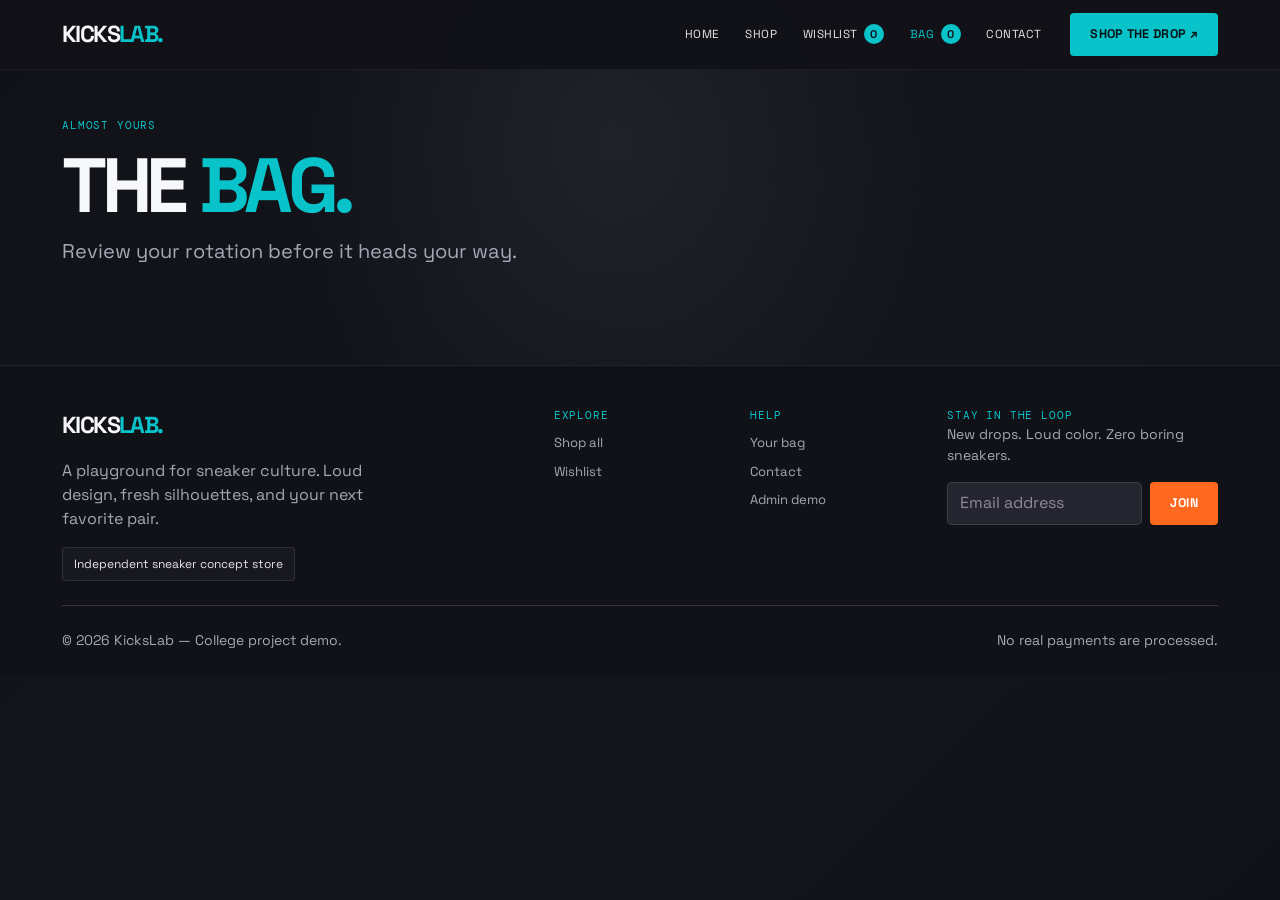
<file: cart.html>
<!doctype html><html lang="en"><head><meta charset="utf-8"><meta name="viewport" content="width=device-width, initial-scale=1"><meta name="theme-color" content="#15131d"><title>Your bag | KicksLab</title><link href="https://cdn.jsdelivr.net/npm/bootstrap@5.3.3/dist/css/bootstrap.min.css" rel="stylesheet"><link rel="stylesheet" href="css/style.css"></head><body data-page="cart"><nav class="navbar navbar-expand-lg navbar-kl"><div class="container-xl"><a class="brand-mark" href="index.html">kicks<span>lab.</span></a><button class="navbar-toggler" type="button" data-bs-toggle="collapse" data-bs-target="#klNav"><span class="navbar-toggler-icon"></span></button><div class="collapse navbar-collapse" id="klNav"><div class="navbar-nav ms-auto align-items-lg-center"><a class="nav-link " href="index.html">Home</a><a class="nav-link " href="shop.html">Shop</a><a class="nav-link " href="wishlist.html">Wishlist <span class='nav-count' data-wish-count>0</span></a><a class="nav-link active" href="cart.html">Bag <span class='nav-count' data-cart-count>0</span></a><a class="nav-link" href="contact.html">Contact</a><a class="btn-kl btn-lime btn-small ms-lg-3 mt-2 mt-lg-0" href="shop.html">Shop the drop ↗</a></div></div></div></nav>
<main class="container-xl"><header class="page-head"><div class="eyebrow mb-3">ALMOST YOURS</div><h1 class="section-title">THE <em>BAG.</em></h1><p class="muted fs-5 mt-3">Review your rotation before it heads your way.</p></header><section id="cartContent" class="mb-5"></section></main>
<footer class="site-footer"><div class="container-xl"><div class="row g-4"><div class="col-lg-5"><a class="brand-mark" href="index.html">kicks<span>lab.</span></a><p class="muted mt-3" style="max-width:340px">A playground for sneaker culture. Loud design, fresh silhouettes, and your next favorite pair.</p><span class="pill">Independent sneaker concept store</span></div><div class="col-6 col-lg-2"><div class="eyebrow">Explore</div><a class="footer-link" href="shop.html">Shop all</a><a class="footer-link" href="wishlist.html">Wishlist</a></div><div class="col-6 col-lg-2"><div class="eyebrow">Help</div><a class="footer-link" href="cart.html">Your bag</a><a class="footer-link" href="mailto:hello@kickslab.demo">Contact</a><a class="footer-link" href="admin/login.html">Admin demo</a></div><div class="col-lg-3"><div class="eyebrow">Stay in the loop</div><p class="muted small">New drops. Loud color. Zero boring sneakers.</p><form id="newsletterForm" class="d-flex gap-2"><input type="email" required class="form-control" placeholder="Email address"><button class="btn-kl btn-orange btn-small">Join</button></form></div></div><hr class="divider-line my-4"><div class="d-flex flex-wrap justify-content-between gap-2 small muted"><span>© <span data-year></span> KicksLab — College project demo.</span><span>No real payments are processed.</span></div></div></footer><script src="https://cdn.jsdelivr.net/npm/bootstrap@5.3.3/dist/js/bootstrap.bundle.min.js"></script><script src="js/products.js"></script><script src="js/main.js"></script><script src="js/validation.js"></script></body></html>
</file>
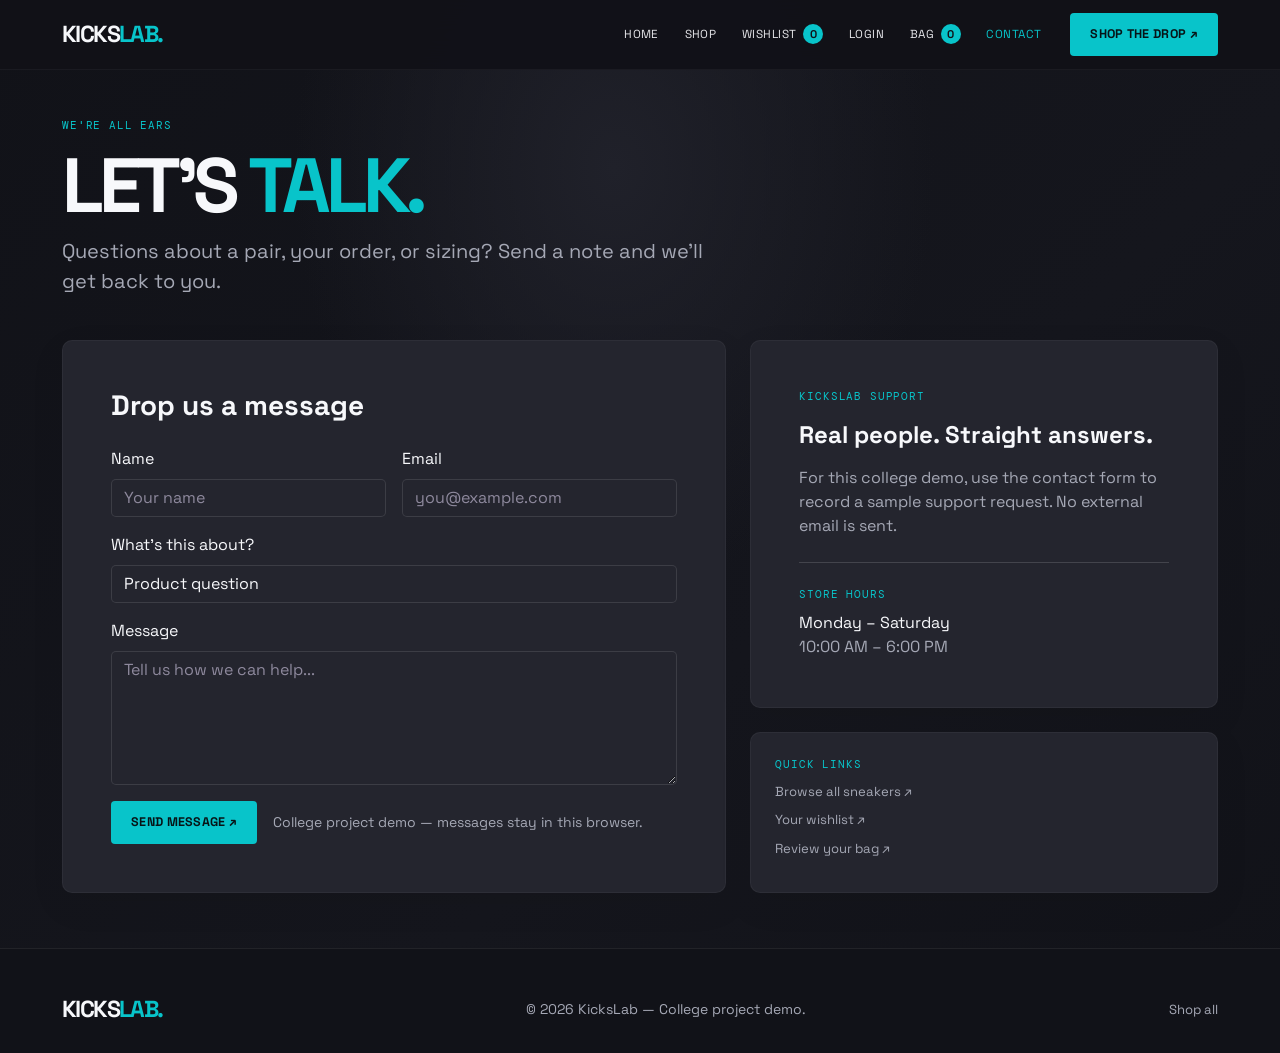
<file: contact.html>
<!doctype html><html lang="en"><head><meta charset="utf-8"><meta name="viewport" content="width=device-width, initial-scale=1"><meta name="theme-color" content="#15131d"><title>Contact | KicksLab</title><link href="https://cdn.jsdelivr.net/npm/bootstrap@5.3.3/dist/css/bootstrap.min.css" rel="stylesheet"><link rel="stylesheet" href="css/style.css"></head><body data-page="contact"><nav class="navbar navbar-expand-lg navbar-kl"><div class="container-xl"><a class="brand-mark" href="index.html">kicks<span>lab.</span></a><button class="navbar-toggler" type="button" data-bs-toggle="collapse" data-bs-target="#klNav" aria-label="Toggle navigation"><span class="navbar-toggler-icon"></span></button><div class="collapse navbar-collapse" id="klNav"><div class="navbar-nav ms-auto align-items-lg-center"><a class="nav-link" href="index.html">Home</a><a class="nav-link" href="shop.html">Shop</a><a class="nav-link" href="wishlist.html">Wishlist <span class="nav-count" data-wish-count>0</span></a><a class="nav-link" href="login.html">Login</a><a class="nav-link" href="cart.html">Bag <span class="nav-count" data-cart-count>0</span></a><a class="nav-link active" href="contact.html">Contact</a><a class="btn-kl btn-lime btn-small ms-lg-3 mt-2 mt-lg-0" href="shop.html">Shop the drop ↗</a></div></div></div></nav><main class="container-xl"><header class="page-head"><div class="eyebrow mb-3">WE'RE ALL EARS</div><h1 class="section-title">LET'S <em>TALK.</em></h1><p class="muted fs-5 mt-3" style="max-width:650px">Questions about a pair, your order, or sizing? Send a note and we'll get back to you.</p></header><section class="row g-4 mb-5"><div class="col-lg-7"><div class="glass-card p-4 p-md-5 h-100"><h2 class="h3 fw-bold mb-4">Drop us a message</h2><form id="contactForm"><div class="row g-3"><div class="col-md-6"><label class="form-label" for="contactName">Name</label><input class="form-control" id="contactName" name="name" required minlength="2" maxlength="80" placeholder="Your name"></div><div class="col-md-6"><label class="form-label" for="contactEmail">Email</label><input class="form-control" id="contactEmail" name="email" type="email" required maxlength="120" placeholder="you@example.com"></div><div class="col-12"><label class="form-label" for="contactTopic">What's this about?</label><select class="form-select" id="contactTopic" name="topic"><option>Product question</option><option>Order support</option><option>Size and fit</option><option>Feedback</option><option>Other</option></select></div><div class="col-12"><label class="form-label" for="contactMessage">Message</label><textarea class="form-control" id="contactMessage" name="message" rows="5" required minlength="10" maxlength="1000" placeholder="Tell us how we can help..."></textarea></div><div class="col-12 d-flex flex-wrap align-items-center gap-3"><button class="btn-kl btn-lime" type="submit">Send message ↗</button><span class="muted small">College project demo — messages stay in this browser.</span></div></div></form><div id="contactSuccess" class="alert alert-success mt-4 d-none" role="status">Thanks! Your message has been saved in this demo.</div></div></div><div class="col-lg-5"><div class="glass-card p-4 p-md-5 mb-4"><div class="eyebrow mb-3">KICKSLAB SUPPORT</div><h2 class="h4 fw-bold">Real people. Straight answers.</h2><p class="muted mt-3">For this college demo, use the contact form to record a sample support request. No external email is sent.</p><hr class="divider-line my-4"><div class="eyebrow mb-2">STORE HOURS</div><p class="mb-0">Monday – Saturday<br><span class="muted">10:00 AM – 6:00 PM</span></p></div><div class="glass-card p-4"><div class="eyebrow mb-2">QUICK LINKS</div><a class="footer-link" href="shop.html">Browse all sneakers ↗</a><a class="footer-link" href="wishlist.html">Your wishlist ↗</a><a class="footer-link" href="cart.html">Review your bag ↗</a></div></div></section></main><footer class="site-footer"><div class="container-xl"><div class="d-flex flex-wrap justify-content-between align-items-center gap-3"><a class="brand-mark" href="index.html">kicks<span>lab.</span></a><span class="muted small">© <span data-year></span> KicksLab — College project demo.</span><a class="footer-link" href="shop.html">Shop all</a></div></div></footer><script src="https://cdn.jsdelivr.net/npm/bootstrap@5.3.3/dist/js/bootstrap.bundle.min.js"></script><script src="js/products.js"></script><script src="js/main.js"></script><script>document.querySelector('#contactForm').addEventListener('submit',function(e){e.preventDefault();const form=new FormData(this);const messages=(()=>{try{return JSON.parse(localStorage.getItem('kicksLabMessages')||'[]')}catch(_){return []}})();messages.unshift({name:form.get('name').trim(),email:form.get('email').trim(),topic:form.get('topic'),message:form.get('message').trim(),date:new Date().toISOString()});localStorage.setItem('kicksLabMessages',JSON.stringify(messages));this.reset();document.querySelector('#contactSuccess').classList.remove('d-none')});</script><script src="js/validation.js"></script></body></html>
</file>
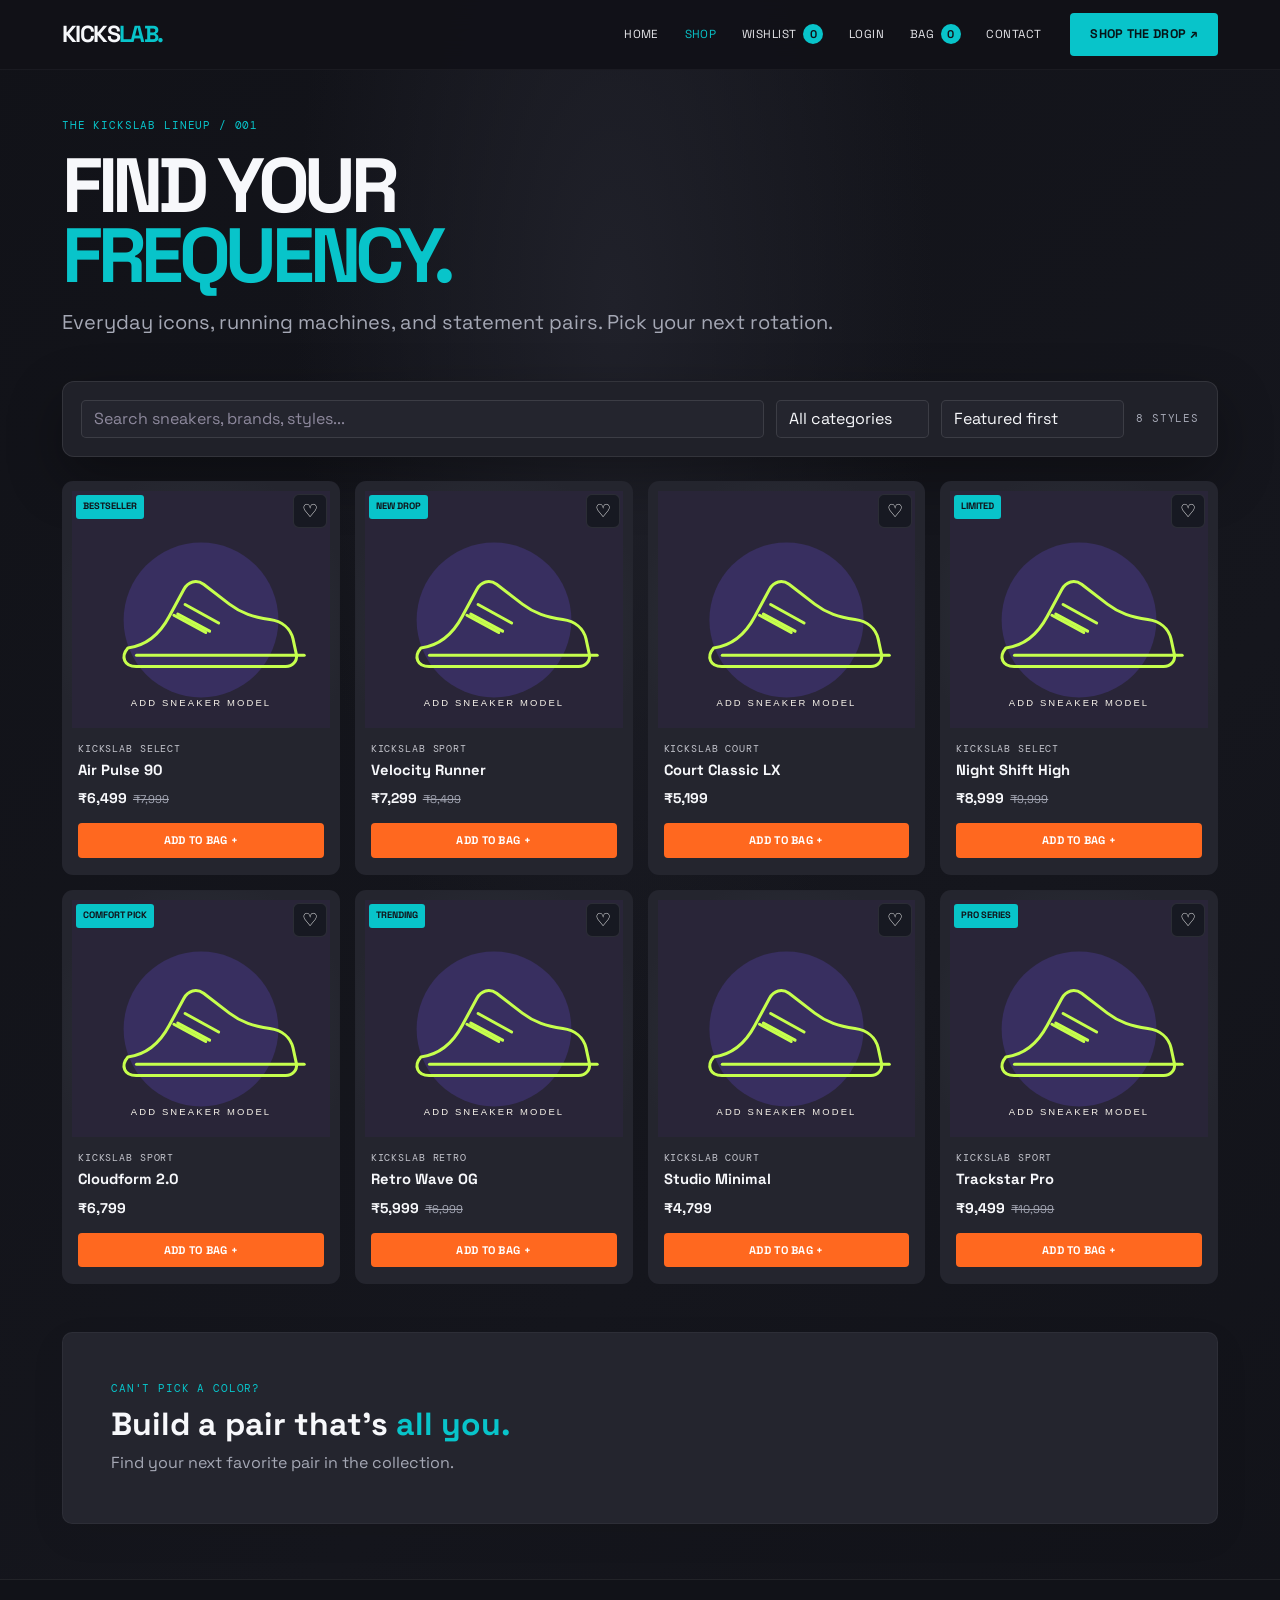
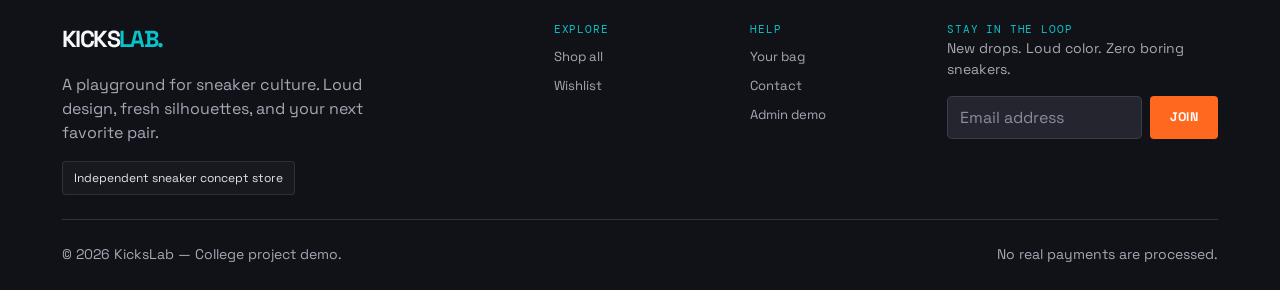
<file: shop.html>
<!doctype html><html lang="en"><head><meta charset="utf-8"><meta name="viewport" content="width=device-width, initial-scale=1"><meta name="theme-color" content="#15131d"><title>Shop the rotation | KicksLab</title><link href="https://cdn.jsdelivr.net/npm/bootstrap@5.3.3/dist/css/bootstrap.min.css" rel="stylesheet"><link rel="stylesheet" href="css/style.css"></head><body data-page="shop"><nav class="navbar navbar-expand-lg navbar-kl"><div class="container-xl"><a class="brand-mark" href="index.html">kicks<span>lab.</span></a><button class="navbar-toggler" type="button" data-bs-toggle="collapse" data-bs-target="#klNav"><span class="navbar-toggler-icon"></span></button><div class="collapse navbar-collapse" id="klNav"><div class="navbar-nav ms-auto align-items-lg-center"><a class="nav-link " href="index.html">Home</a><a class="nav-link active" href="shop.html">Shop</a><a class="nav-link " href="wishlist.html">Wishlist <span class='nav-count' data-wish-count>0</span></a><a class="nav-link" href="login.html">Login</a><a class="nav-link " href="cart.html">Bag <span class='nav-count' data-cart-count>0</span></a><a class="nav-link" href="contact.html">Contact</a><a class="btn-kl btn-lime btn-small ms-lg-3 mt-2 mt-lg-0" href="shop.html">Shop the drop ↗</a></div></div></div></nav>
<main class="container-xl"><header class="page-head"><div class="eyebrow mb-3">THE KICKSLAB LINEUP / 001</div><h1 class="section-title">FIND YOUR<br><em>FREQUENCY.</em></h1><p class="muted fs-5 mt-3">Everyday icons, running machines, and statement pairs. Pick your next rotation.</p></header><div class="filter-panel glass"><input id="searchProducts" class="form-control filter-search" type="search" placeholder="Search sneakers, brands, styles..." aria-label="Search sneakers"><select id="categoryFilter" class="form-select" aria-label="Filter category"><option value="">All categories</option><option>Lifestyle</option><option>Running</option><option>High-top</option><option>Retro</option></select><select id="sortFilter" class="form-select" aria-label="Sort products"><option value="">Featured first</option><option value="price-asc">Price: low to high</option><option value="price-desc">Price: high to low</option><option value="name">Name: A–Z</option></select><span class="mono muted ms-lg-auto" id="resultCount">8 styles</span></div><section id="shopGrid" class="mb-5"></section><div class="glass-card p-4 p-md-5 my-5 d-flex flex-wrap align-items-center justify-content-between gap-3"><div><div class="eyebrow mb-2">CAN'T PICK A COLOR?</div><h2 class="h2 fw-bold mb-2">Build a pair that's <span class="text-lime">all you.</span></h2><p class="muted mb-0">Find your next favorite pair in the collection.</p></div></div></main>
<footer class="site-footer"><div class="container-xl"><div class="row g-4"><div class="col-lg-5"><a class="brand-mark" href="index.html">kicks<span>lab.</span></a><p class="muted mt-3" style="max-width:340px">A playground for sneaker culture. Loud design, fresh silhouettes, and your next favorite pair.</p><span class="pill">Independent sneaker concept store</span></div><div class="col-6 col-lg-2"><div class="eyebrow">Explore</div><a class="footer-link" href="shop.html">Shop all</a><a class="footer-link" href="wishlist.html">Wishlist</a></div><div class="col-6 col-lg-2"><div class="eyebrow">Help</div><a class="footer-link" href="cart.html">Your bag</a><a class="footer-link" href="mailto:hello@kickslab.demo">Contact</a><a class="footer-link" href="admin/login.html">Admin demo</a></div><div class="col-lg-3"><div class="eyebrow">Stay in the loop</div><p class="muted small">New drops. Loud color. Zero boring sneakers.</p><form id="newsletterForm" class="d-flex gap-2"><input type="email" required class="form-control" placeholder="Email address"><button class="btn-kl btn-orange btn-small">Join</button></form></div></div><hr class="divider-line my-4"><div class="d-flex flex-wrap justify-content-between gap-2 small muted"><span>© <span data-year></span> KicksLab — College project demo.</span><span>No real payments are processed.</span></div></div></footer><script src="https://cdn.jsdelivr.net/npm/bootstrap@5.3.3/dist/js/bootstrap.bundle.min.js"></script><script src="js/products.js"></script><script src="js/main.js"></script><script src="js/validation.js"></script></body></html>
</file>
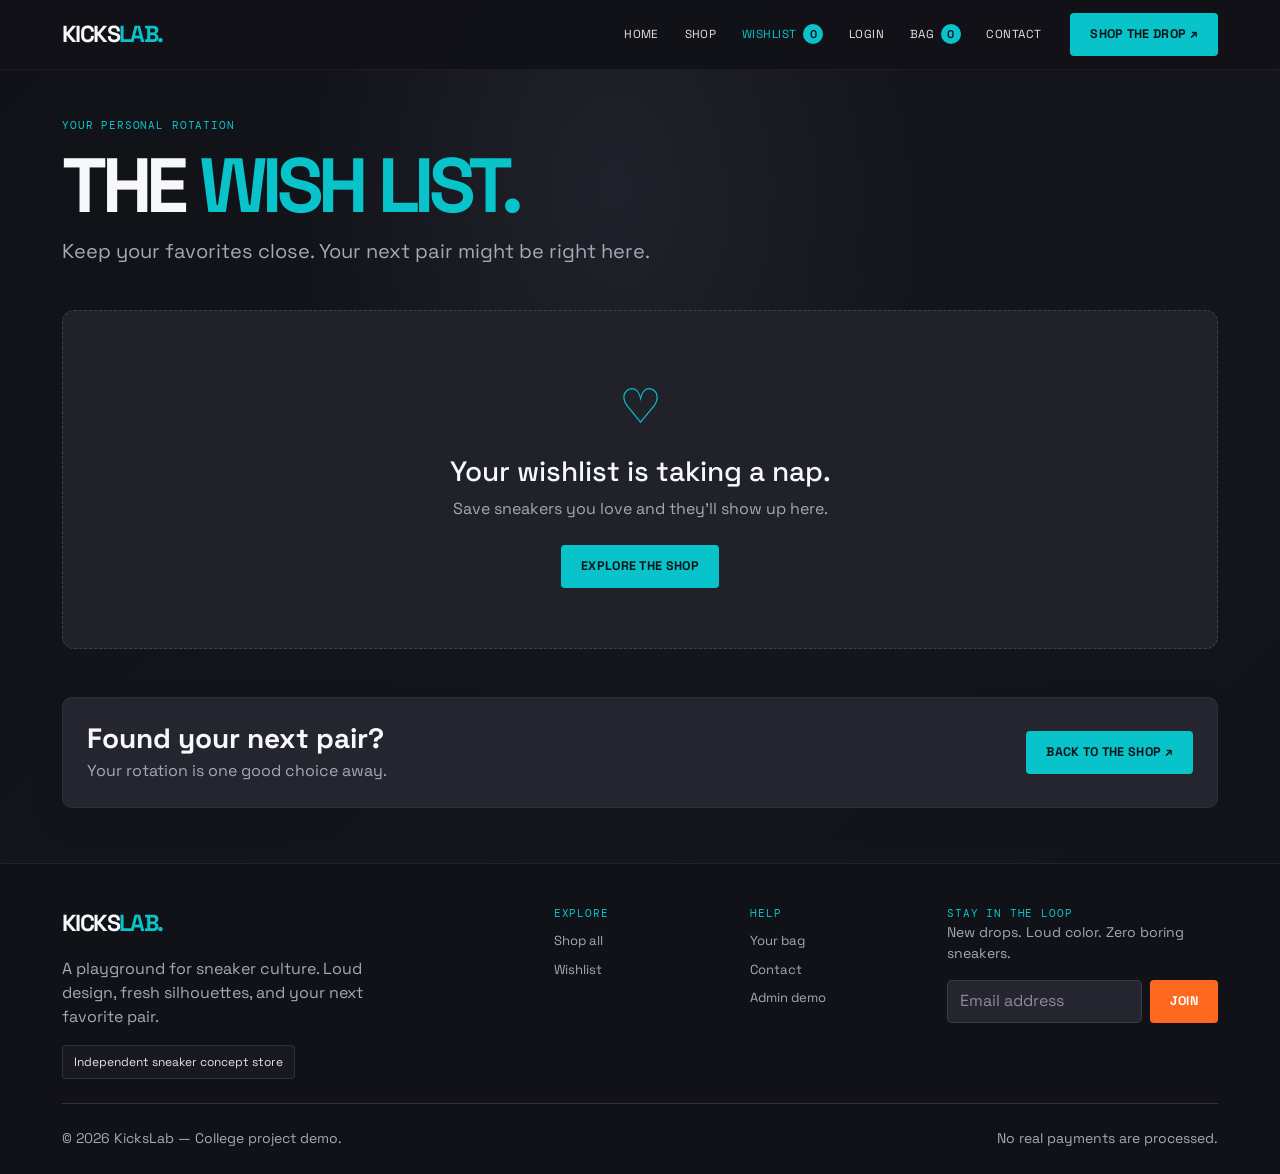
<file: wishlist.html>
<!doctype html><html lang="en"><head><meta charset="utf-8"><meta name="viewport" content="width=device-width, initial-scale=1"><meta name="theme-color" content="#15131d"><title>Your wishlist | KicksLab</title><link href="https://cdn.jsdelivr.net/npm/bootstrap@5.3.3/dist/css/bootstrap.min.css" rel="stylesheet"><link rel="stylesheet" href="css/style.css"></head><body data-page="wishlist"><nav class="navbar navbar-expand-lg navbar-kl"><div class="container-xl"><a class="brand-mark" href="index.html">kicks<span>lab.</span></a><button class="navbar-toggler" type="button" data-bs-toggle="collapse" data-bs-target="#klNav"><span class="navbar-toggler-icon"></span></button><div class="collapse navbar-collapse" id="klNav"><div class="navbar-nav ms-auto align-items-lg-center"><a class="nav-link " href="index.html">Home</a><a class="nav-link " href="shop.html">Shop</a><a class="nav-link active" href="wishlist.html">Wishlist <span class='nav-count' data-wish-count>0</span></a><a class="nav-link" href="login.html">Login</a><a class="nav-link " href="cart.html">Bag <span class='nav-count' data-cart-count>0</span></a><a class="nav-link" href="contact.html">Contact</a><a class="btn-kl btn-lime btn-small ms-lg-3 mt-2 mt-lg-0" href="shop.html">Shop the drop ↗</a></div></div></div></nav>
<main class="container-xl"><header class="page-head"><div class="eyebrow mb-3">YOUR PERSONAL ROTATION</div><h1 class="section-title">THE <em>WISH LIST.</em></h1><p class="muted fs-5 mt-3">Keep your favorites close. Your next pair might be right here.</p></header><section id="wishlistGrid" class="mb-5"></section><div class="glass-card p-4 d-flex flex-wrap justify-content-between align-items-center gap-3"><div><h3 class="fw-bold mb-1">Found your next pair?</h3><p class="muted mb-0">Your rotation is one good choice away.</p></div><a class="btn-kl btn-lime" href="shop.html">Back to the shop ↗</a></div></main>
<footer class="site-footer"><div class="container-xl"><div class="row g-4"><div class="col-lg-5"><a class="brand-mark" href="index.html">kicks<span>lab.</span></a><p class="muted mt-3" style="max-width:340px">A playground for sneaker culture. Loud design, fresh silhouettes, and your next favorite pair.</p><span class="pill">Independent sneaker concept store</span></div><div class="col-6 col-lg-2"><div class="eyebrow">Explore</div><a class="footer-link" href="shop.html">Shop all</a><a class="footer-link" href="wishlist.html">Wishlist</a></div><div class="col-6 col-lg-2"><div class="eyebrow">Help</div><a class="footer-link" href="cart.html">Your bag</a><a class="footer-link" href="mailto:hello@kickslab.demo">Contact</a><a class="footer-link" href="admin/login.html">Admin demo</a></div><div class="col-lg-3"><div class="eyebrow">Stay in the loop</div><p class="muted small">New drops. Loud color. Zero boring sneakers.</p><form id="newsletterForm" class="d-flex gap-2"><input type="email" required class="form-control" placeholder="Email address"><button class="btn-kl btn-orange btn-small">Join</button></form></div></div><hr class="divider-line my-4"><div class="d-flex flex-wrap justify-content-between gap-2 small muted"><span>© <span data-year></span> KicksLab — College project demo.</span><span>No real payments are processed.</span></div></div></footer><script src="https://cdn.jsdelivr.net/npm/bootstrap@5.3.3/dist/js/bootstrap.bundle.min.js"></script><script src="js/products.js"></script><script src="js/main.js"></script><script src="js/validation.js"></script></body></html>
</file>
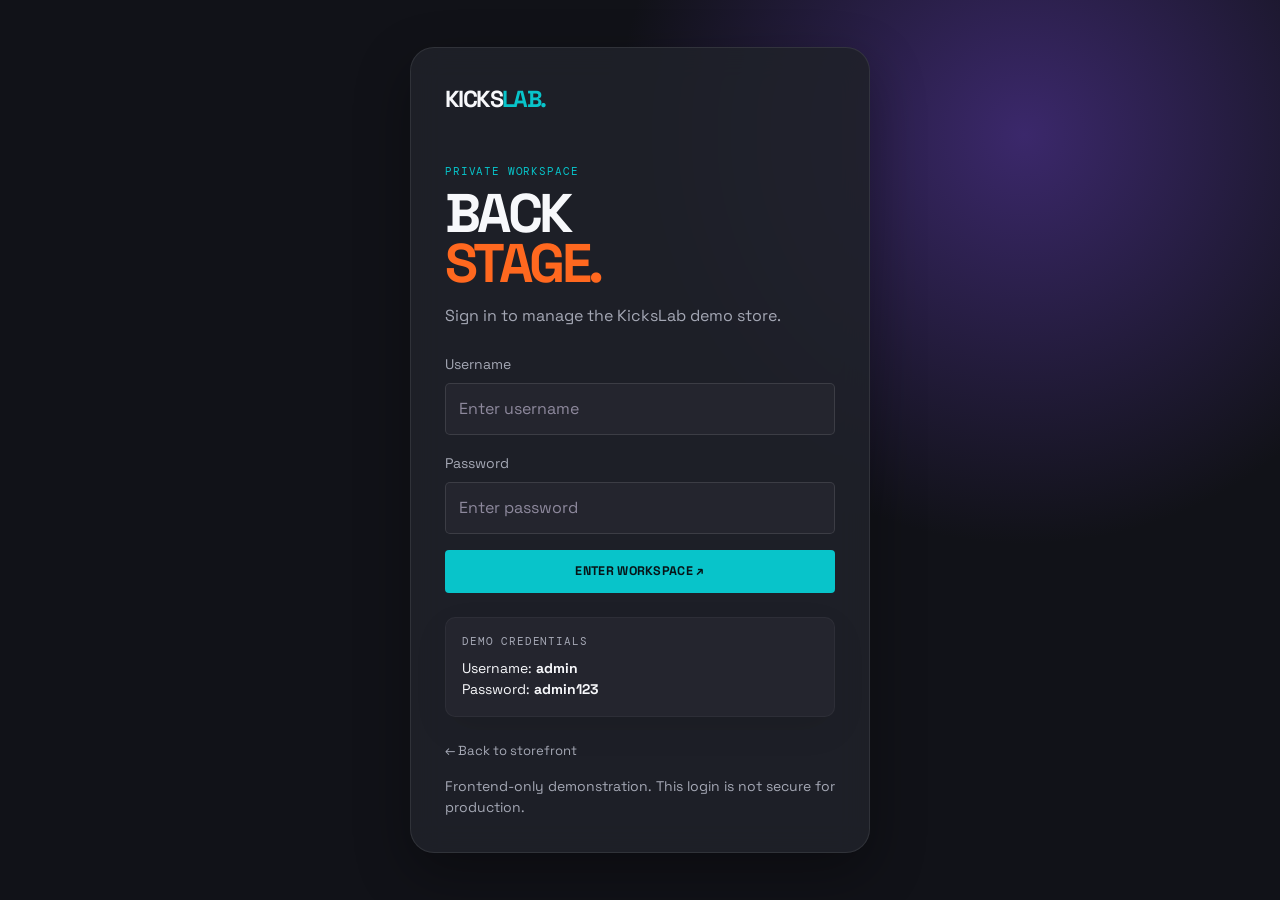
<file: admin/customers.html>
<!doctype html><html lang="en"><head><meta charset="utf-8"><meta name="viewport" content="width=device-width, initial-scale=1"><title>Customers | KicksLab Admin</title><link href="https://cdn.jsdelivr.net/npm/bootstrap@5.3.3/dist/css/bootstrap.min.css" rel="stylesheet"><link rel="stylesheet" href="../css/style.css"><link rel="stylesheet" href="../css/admin.css"></head><body class="admin-body" data-admin-page="customers"><div class="admin-layout"><aside class="admin-sidebar"><a class="brand-mark" href="../index.html">kicks<span>lab.</span></a><div class="mono muted px-2">WORKSPACE / 001</div><nav class="admin-nav"><a class="" href="dashboard.html">▦ Dashboard</a><a class="" href="products.html">◈ Products</a><a class="" href="orders.html">↗ Orders</a><a class="active" href="customers.html">◎ Customers</a></nav><div class="mt-auto"><div class="glass-card p-3 mb-3"><div class="eyebrow">Demo mode</div><div class="small muted mt-1">Stored in this browser only.</div></div><button class="btn-kl btn-glass w-100" data-logout>Log out ↗</button><a class="footer-link px-2 mt-3" href="../index.html">← View client store</a></div></aside><main class="admin-main"><header class="admin-topbar"><div class="d-flex gap-3"><button class="btn-kl btn-glass admin-mobile-head" id="adminMenuToggle">☰</button><div><div class="eyebrow">KICKSLAB / ADMIN</div><h1 class="h2 fw-bold mt-2">Customers</h1><div class="muted small">Manage the store. Keep the energy.</div></div></div><span class="pill">● Admin session</span></header>
<section class="admin-panel"><div class="d-flex justify-content-between align-items-center flex-wrap gap-3 mb-3"><div><div class="eyebrow">COMMUNITY</div><h3 class="h5 mt-2">Customer records</h3></div><span class="pill" id="customersCount">0 customers</span></div><div class="table-responsive"><table class="table table-kl"><thead><tr><th>Name</th><th>Phone</th><th>Address</th><th>Orders</th><th>Action</th></tr></thead><tbody id="customersRows"></tbody></table></div><p class="small muted">Customer records are collected by this browser's demo checkout.</p></section>
<div class="small muted mt-5">KicksLab demo admin · <a href="../index.html" class="text-lime">Open storefront</a></div></main></div><div class="toast-container position-fixed bottom-0 end-0 p-3"></div><script src="../js/products.js"></script><script src="../js/main.js"></script><script src="../js/admin.js"></script><script src="../js/validation.js"></script></body></html>
</file>
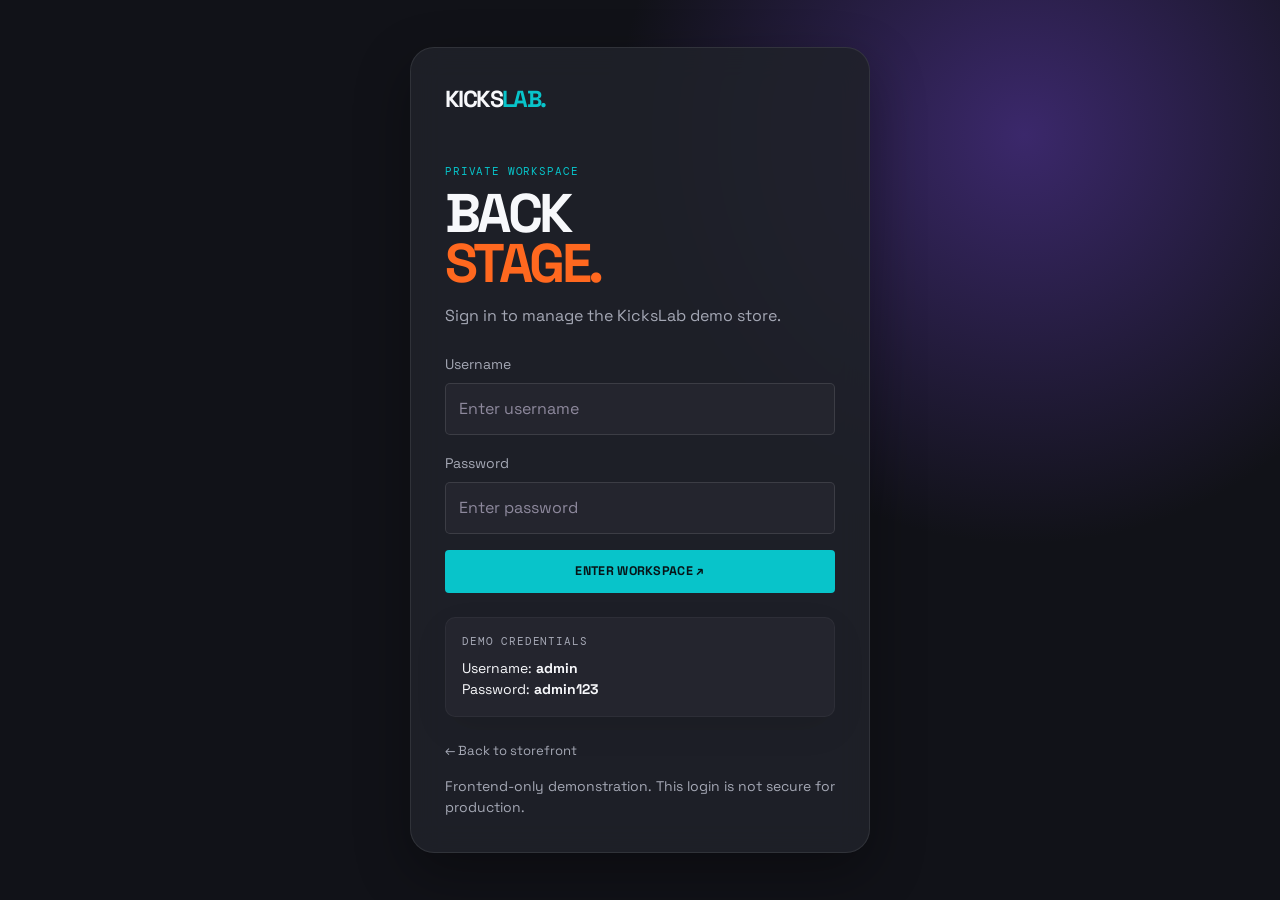
<file: admin/dashboard.html>
<!doctype html><html lang="en"><head><meta charset="utf-8"><meta name="viewport" content="width=device-width, initial-scale=1"><title>Dashboard | KicksLab Admin</title><link href="https://cdn.jsdelivr.net/npm/bootstrap@5.3.3/dist/css/bootstrap.min.css" rel="stylesheet"><link rel="stylesheet" href="../css/style.css"><link rel="stylesheet" href="../css/admin.css"></head><body class="admin-body" data-admin-page="dashboard"><div class="admin-layout"><aside class="admin-sidebar"><a class="brand-mark" href="../index.html">kicks<span>lab.</span></a><div class="mono muted px-2">WORKSPACE / 001</div><nav class="admin-nav"><a class="active" href="dashboard.html">▦ Dashboard</a><a href="products.html">◈ Products</a><a href="orders.html">↗ Orders</a><a href="customers.html">◎ Customers</a></nav><div class="mt-auto"><div class="glass-card p-3 mb-3"><div class="eyebrow">Demo mode</div><div class="small muted mt-1">Stored in this browser only.</div></div><button class="btn-kl btn-glass w-100" data-logout>Log out ↗</button><a class="footer-link px-2 mt-3" href="../index.html">← View client store</a></div></aside><main class="admin-main"><header class="admin-topbar"><div class="d-flex gap-3"><button class="btn-kl btn-glass admin-mobile-head" id="adminMenuToggle">☰</button><div><div class="eyebrow">KICKSLAB / ADMIN</div><h1 class="h2 fw-bold mt-2">Dashboard</h1><div class="muted small">Manage the store. Keep the energy.</div></div></div><span class="pill">● Admin session</span></header><div class="row g-3 mb-4"><div class="col-6 col-xl-3"><div class="admin-stat"><div class="stat-icon">◈</div><strong id="statProducts">0</strong><span class="muted small">Products listed</span></div></div><div class="col-6 col-xl-3"><div class="admin-stat"><div class="stat-icon">↗</div><strong id="statOrders">0</strong><span class="muted small">Total orders</span></div></div><div class="col-6 col-xl-3"><div class="admin-stat"><div class="stat-icon">◎</div><strong id="statCustomers">0</strong><span class="muted small">Customers</span></div></div><div class="col-6 col-xl-3"><div class="admin-stat"><div class="stat-icon">₹</div><strong id="statRevenue">₹0</strong><span class="muted small">Demo revenue</span></div></div></div><div class="row g-4"><div class="col-xl-8"><section class="admin-panel"><div class="d-flex justify-content-between mb-3"><div><div class="eyebrow">LIVE FROM LOCAL STORAGE</div><h3 class="h5 mt-2">Recent orders</h3></div><a href="orders.html" class="btn-kl btn-glass btn-small">All orders ↗</a></div><div class="table-responsive"><table class="table table-kl"><thead><tr><th>Order</th><th>Customer</th><th>Total</th><th>Status</th><th>Date</th></tr></thead><tbody id="recentOrders"></tbody></table></div></section></div><div class="col-xl-4"><section class="admin-panel h-100"><div class="eyebrow">INVENTORY WATCH</div><h3 class="h5 mt-2 mb-3">Low stock</h3><div id="lowStock"></div><a href="products.html" class="btn-kl btn-lime btn-small mt-4">Manage products ↗</a></section></div></div><div class="small muted mt-5">KicksLab demo admin · <a href="../index.html" class="text-lime">Open storefront</a></div></main></div><div class="toast-container position-fixed bottom-0 end-0 p-3"></div><script src="../js/products.js"></script><script src="../js/main.js"></script><script src="../js/admin.js"></script><script src="../js/validation.js"></script></body></html>
</file>
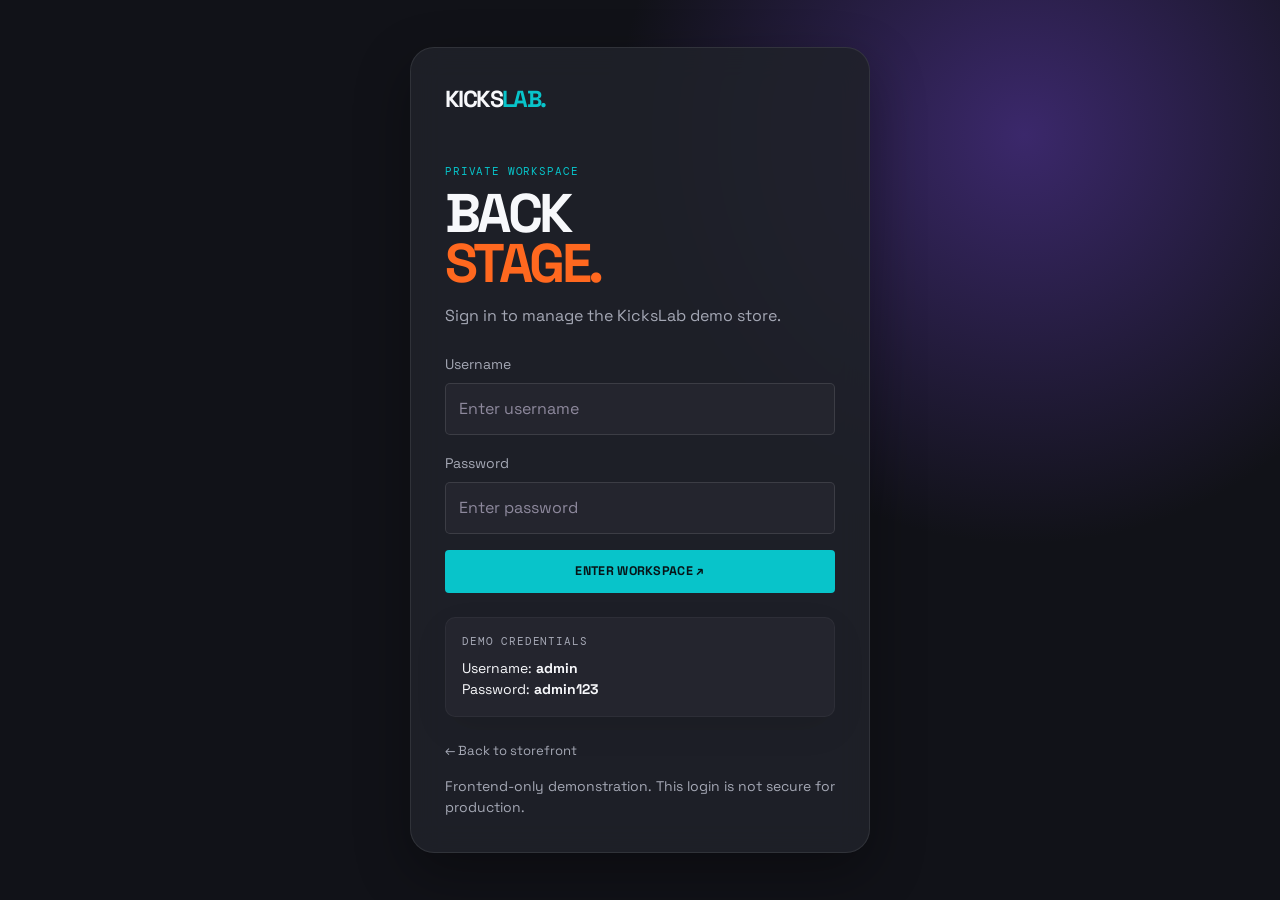
<file: admin/login.html>
<!doctype html><html lang="en"><head><meta charset="utf-8"><meta name="viewport" content="width=device-width, initial-scale=1"><title>Admin Login | KicksLab</title><link href="https://cdn.jsdelivr.net/npm/bootstrap@5.3.3/dist/css/bootstrap.min.css" rel="stylesheet"><link rel="stylesheet" href="../css/style.css"><link rel="stylesheet" href="../css/admin.css"></head><body class="admin-body" data-admin-login="true"><main class="admin-login-wrap"><section class="admin-login glass"><a class="brand-mark" href="../index.html">kicks<span>lab.</span></a><div class="eyebrow mt-5 mb-2">PRIVATE WORKSPACE</div><h1 class="section-title" style="font-size:3.4rem">BACK<br><em style="color:var(--orange)">STAGE.</em></h1><p class="muted mt-3 mb-4">Sign in to manage the KicksLab demo store.</p><form id="adminLoginForm"><label class="form-label small muted" for="username">Username</label><input id="username" class="form-control mb-3" autocomplete="username" required placeholder="Enter username"><label class="form-label small muted" for="password">Password</label><input id="password" class="form-control mb-3" type="password" autocomplete="current-password" required placeholder="Enter password"><div id="loginError" class="text-orange small mb-3" hidden></div><button class="btn-kl btn-lime w-100" type="submit">Enter workspace ↗</button></form><div class="glass-card p-3 mt-4"><div class="mono muted mb-2">DEMO CREDENTIALS</div><div class="small">Username: <strong>admin</strong></div><div class="small">Password: <strong>admin123</strong></div></div><a class="footer-link mt-4" href="../index.html">← Back to storefront</a><p class="small muted mt-3 mb-0">Frontend-only demonstration. This login is not secure for production.</p></section></main><script src="../js/products.js"></script><script src="../js/main.js"></script><script src="../js/admin.js"></script><script src="../js/validation.js"></script></body></html>
</file>
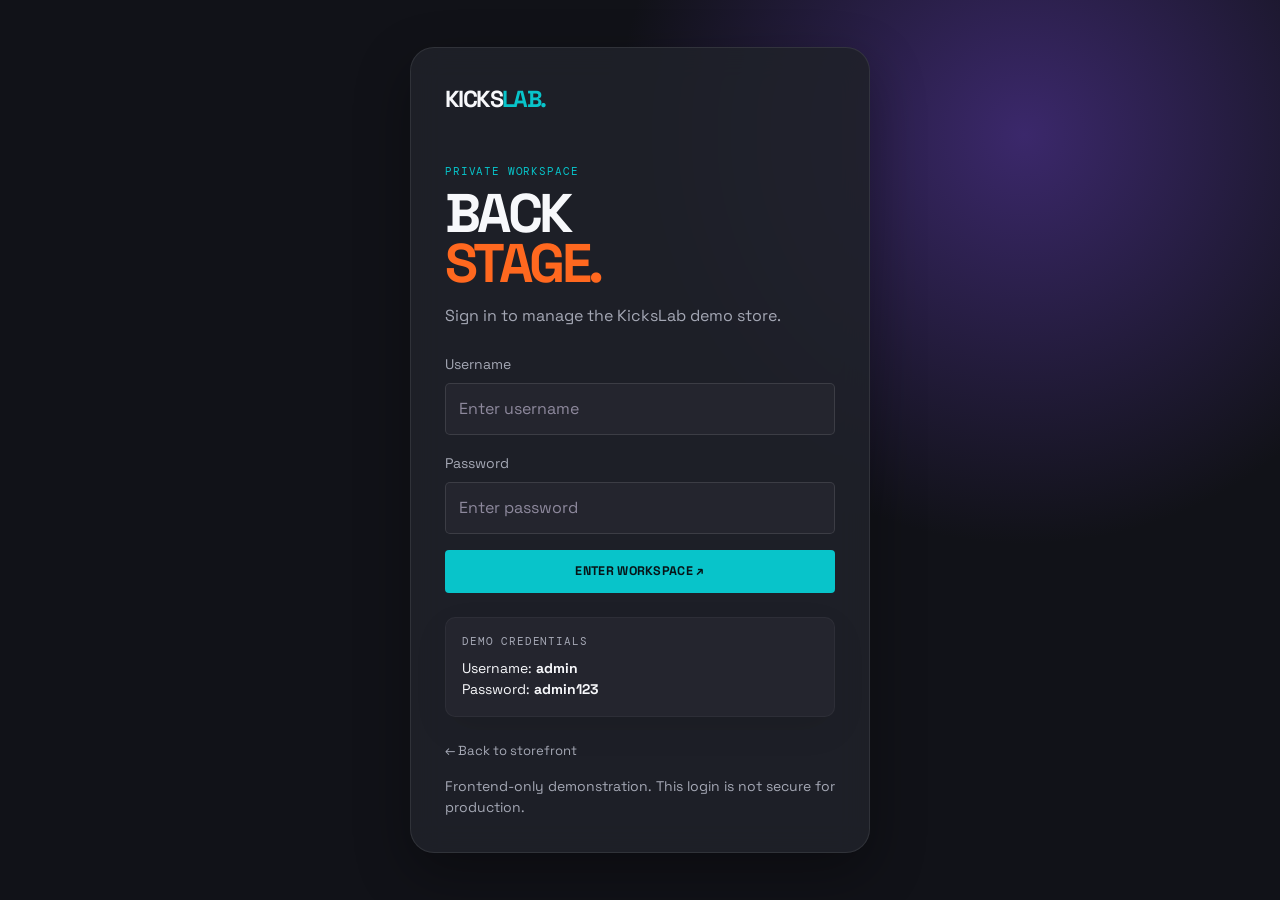
<file: admin/orders.html>
<!doctype html><html lang="en"><head><meta charset="utf-8"><meta name="viewport" content="width=device-width, initial-scale=1"><title>Orders | KicksLab Admin</title><link href="https://cdn.jsdelivr.net/npm/bootstrap@5.3.3/dist/css/bootstrap.min.css" rel="stylesheet"><link rel="stylesheet" href="../css/style.css"><link rel="stylesheet" href="../css/admin.css"></head><body class="admin-body" data-admin-page="orders"><div class="admin-layout"><aside class="admin-sidebar"><a class="brand-mark" href="../index.html">kicks<span>lab.</span></a><div class="mono muted px-2">WORKSPACE / 001</div><nav class="admin-nav"><a class="" href="dashboard.html">▦ Dashboard</a><a class="" href="products.html">◈ Products</a><a class="active" href="orders.html">↗ Orders</a><a class="" href="customers.html">◎ Customers</a></nav><div class="mt-auto"><div class="glass-card p-3 mb-3"><div class="eyebrow">Demo mode</div><div class="small muted mt-1">Stored in this browser only.</div></div><button class="btn-kl btn-glass w-100" data-logout>Log out ↗</button><a class="footer-link px-2 mt-3" href="../index.html">← View client store</a></div></aside><main class="admin-main"><header class="admin-topbar"><div class="d-flex gap-3"><button class="btn-kl btn-glass admin-mobile-head" id="adminMenuToggle">☰</button><div><div class="eyebrow">KICKSLAB / ADMIN</div><h1 class="h2 fw-bold mt-2">Orders</h1><div class="muted small">Manage the store. Keep the energy.</div></div></div><span class="pill">● Admin session</span></header>
<section class="admin-panel"><div class="d-flex justify-content-between align-items-center flex-wrap gap-3 mb-3"><div><div class="eyebrow">FULFILMENT DESK</div><h3 class="h5 mt-2">Every order, one place</h3></div><span class="pill" id="ordersCount">0 orders</span></div><div class="table-responsive"><table class="table table-kl"><thead><tr><th>Order</th><th>Customer</th><th>Items</th><th>Total</th><th>Status</th><th>Action</th></tr></thead><tbody id="ordersRows"></tbody></table></div><p class="small muted">Orders are created by the client demo checkout.</p></section>
<div class="small muted mt-5">KicksLab demo admin · <a href="../index.html" class="text-lime">Open storefront</a></div></main></div><div class="toast-container position-fixed bottom-0 end-0 p-3"></div><script src="../js/products.js"></script><script src="../js/main.js"></script><script src="../js/admin.js"></script><script src="../js/validation.js"></script></body></html>
</file>
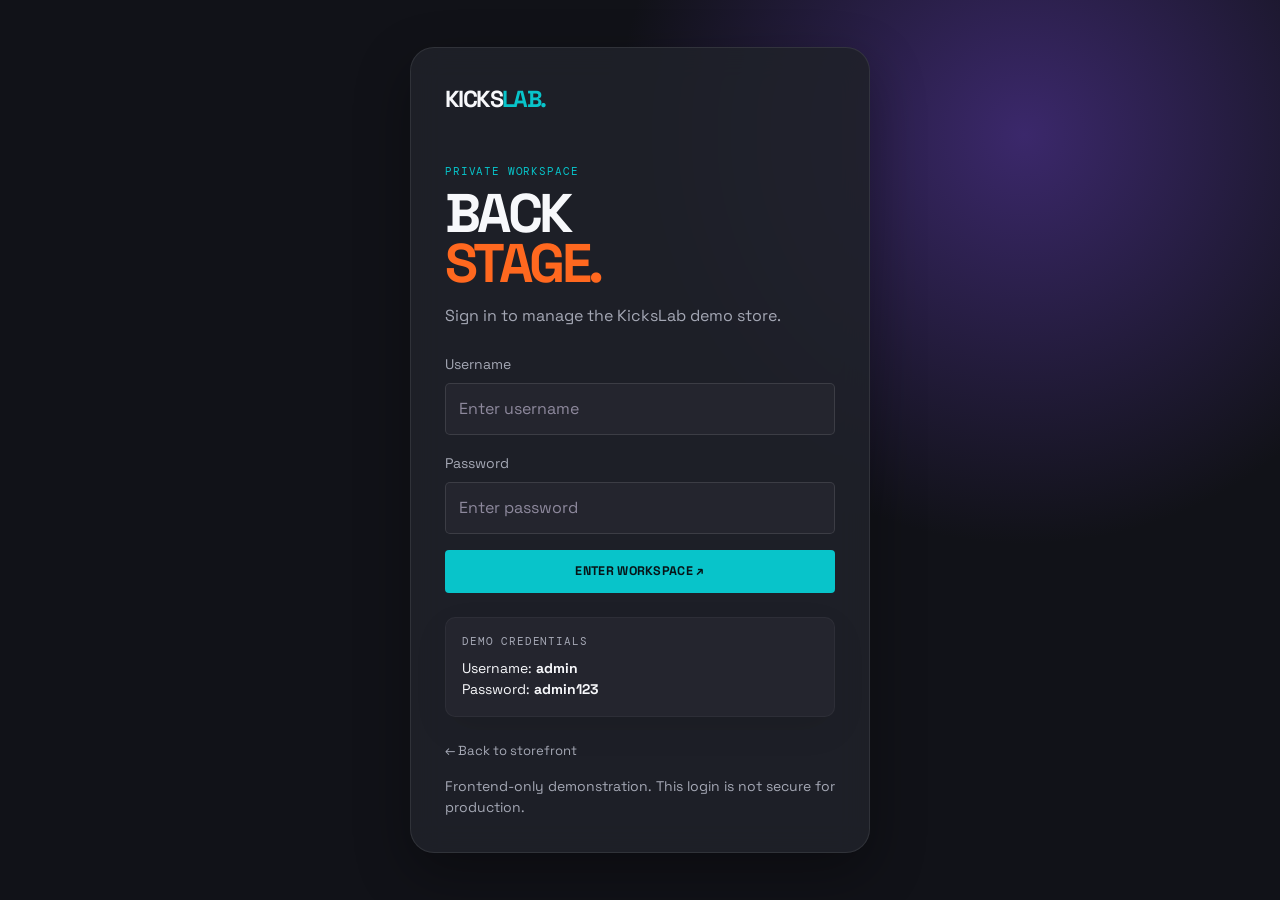
<file: admin/products.html>
<!doctype html><html lang="en"><head><meta charset="utf-8"><meta name="viewport" content="width=device-width, initial-scale=1"><title>Products | KicksLab Admin</title><link href="https://cdn.jsdelivr.net/npm/bootstrap@5.3.3/dist/css/bootstrap.min.css" rel="stylesheet"><link rel="stylesheet" href="../css/style.css"><link rel="stylesheet" href="../css/admin.css"></head><body class="admin-body" data-admin-page="products"><div class="admin-layout"><aside class="admin-sidebar"><a class="brand-mark" href="../index.html">kicks<span>lab.</span></a><div class="mono muted px-2">WORKSPACE / 001</div><nav class="admin-nav"><a class="" href="dashboard.html">▦ Dashboard</a><a class="active" href="products.html">◈ Products</a><a class="" href="orders.html">↗ Orders</a><a class="" href="customers.html">◎ Customers</a></nav><div class="mt-auto"><div class="glass-card p-3 mb-3"><div class="eyebrow">Demo mode</div><div class="small muted mt-1">Stored in this browser only.</div></div><button class="btn-kl btn-glass w-100" data-logout>Log out ↗</button><a class="footer-link px-2 mt-3" href="../index.html">← View client store</a></div></aside><main class="admin-main"><header class="admin-topbar"><div class="d-flex gap-3"><button class="btn-kl btn-glass admin-mobile-head" id="adminMenuToggle">☰</button><div><div class="eyebrow">KICKSLAB / ADMIN</div><h1 class="h2 fw-bold mt-2">Products</h1><div class="muted small">Manage the store. Keep the energy.</div></div></div><span class="pill">● Admin session</span></header>
<div class="row g-4"><div class="col-xl-5"><section class="admin-panel"><div class="eyebrow">CATALOG CONTROL</div><h3 class="h5 mt-2 mb-4" id="productFormTitle">Add a sneaker</h3><form id="productForm"><label class="form-label small muted" for="pName">Product name *</label><input id="pName" class="form-control mb-3" required minlength="2" maxlength="80"><label class="form-label small muted" for="pBrand">Brand / label *</label><input id="pBrand" class="form-control mb-3" required minlength="2" maxlength="50"><label class="form-label small muted" for="pCategory">Category *</label><select id="pCategory" class="form-select mb-3"><option>Lifestyle</option><option>Running</option><option>High-top</option><option>Retro</option></select><div class="row g-3"><div class="col-6"><label class="form-label small muted" for="pPrice">Price (₹) *</label><input id="pPrice" type="number" min="1" step="0.01" class="form-control mb-3" required></div><div class="col-6"><label class="form-label small muted" for="pOldPrice">Old price</label><input id="pOldPrice" type="number" min="0" step="0.01" class="form-control mb-3"></div><div class="col-6"><label class="form-label small muted" for="pStock">Stock *</label><input id="pStock" type="number" min="0" step="1" class="form-control mb-3" required></div><div class="col-6"><label class="form-label small muted" for="pBadge">Badge</label><input id="pBadge" class="form-control mb-3" placeholder="New drop"></div></div><label class="form-label small muted" for="pImage">Image URL</label><input id="pImage" type="url" maxlength="500" class="form-control mb-3" placeholder="https://..."><label class="form-label small muted" for="pDescription">Description</label><textarea id="pDescription" class="form-control mb-4" rows="2"></textarea><button class="btn-kl btn-lime w-100" type="submit">Save product ↗</button><button class="btn-kl btn-glass w-100 mt-2" type="button" id="cancelEdit" hidden>Cancel edit</button></form></section></div><div class="col-xl-7"><section class="admin-panel"><div class="d-flex justify-content-between align-items-center mb-3"><div><div class="eyebrow">CURRENT LINEUP</div><h3 class="h5 mt-2">Products</h3></div><button id="restoreProducts" class="btn-kl btn-glass btn-small">Restore defaults</button></div><div id="productCount" class="muted small mb-3"></div><div class="table-responsive"><table class="table table-kl"><thead><tr><th>Product</th><th>Category</th><th>Price</th><th>Stock</th><th>Actions</th></tr></thead><tbody id="productsRows"></tbody></table></div></section></div></div>
<div class="small muted mt-5">KicksLab demo admin · <a href="../index.html" class="text-lime">Open storefront</a></div></main></div><div class="toast-container position-fixed bottom-0 end-0 p-3"></div><script src="../js/products.js"></script><script src="../js/main.js"></script><script src="../js/admin.js"></script><script src="../js/validation.js"></script></body></html>
</file>
<file: css/style.css>
@import url('https://fonts.googleapis.com/css2?family=DM+Mono:wght@400;500&family=Space+Grotesk:wght@400;500;600;700&display=swap');
:root{--ink:#15131d;--panel:#211e2b;--paper:#f7f3ea;--muted:#a8a4b4;--orange:#ff5a36;--lime:#c6ff4d;--purple:#7357ff;--line:rgba(255,255,255,.13);--glass:rgba(255,255,255,.065);--radius:22px}
*{box-sizing:border-box}body{margin:0;background:var(--ink);color:var(--paper);font-family:'Space Grotesk',sans-serif;min-height:100vh}a{color:inherit;text-decoration:none}img{max-width:100%;display:block}::selection{background:var(--lime);color:var(--ink)}.container-xl{max-width:1320px}.mono,.eyebrow{font-family:'DM Mono',monospace;text-transform:uppercase;letter-spacing:.12em;font-size:.72rem}.eyebrow{color:var(--lime)}.muted{color:var(--muted)}.section-pad{padding:78px 0}.section-title{font-size:clamp(2.7rem,6vw,5.6rem);font-weight:700;letter-spacing:-.075em;line-height:.92}.section-title em{font-style:normal;color:var(--orange)}.display-title{font-size:clamp(3.5rem,8vw,8rem);font-weight:700;letter-spacing:-.09em;line-height:.84}.text-lime{color:var(--lime)}.text-orange{color:var(--orange)}
.navbar-kl{position:sticky;top:0;z-index:1000;background:rgba(21,19,29,.82);backdrop-filter:blur(18px);border-bottom:1px solid var(--line);padding:14px 0}.brand-mark{font-weight:700;font-size:1.55rem;letter-spacing:-.08em}.brand-mark span{color:var(--orange)}.nav-link{color:#d7d3df!important;font-size:.9rem;padding:.55rem .8rem!important}.nav-link:hover,.nav-link.active{color:var(--lime)!important}.nav-count{display:inline-grid;place-items:center;min-width:20px;height:20px;padding:0 5px;border-radius:20px;background:var(--orange);font-size:.7rem;margin-left:3px}.navbar-toggler{border-color:var(--line)!important}.navbar-toggler-icon{filter:invert(1)}
.btn-kl{display:inline-flex;align-items:center;justify-content:center;gap:8px;border:0;border-radius:999px;padding:13px 20px;font-weight:700;transition:.2s;cursor:pointer}.btn-kl:hover{transform:translateY(-2px)}.btn-orange{background:var(--orange);color:white}.btn-lime{background:var(--lime);color:var(--ink)}.btn-glass{background:var(--glass);border:1px solid var(--line);color:var(--paper)}.btn-small{padding:9px 14px;font-size:.85rem}.glass{background:rgba(255,255,255,.055);border:1px solid var(--line);backdrop-filter:blur(18px);box-shadow:0 18px 55px #0002}.glass-card{border:1px solid var(--line);background:linear-gradient(135deg,rgba(255,255,255,.09),rgba(255,255,255,.025));border-radius:var(--radius);overflow:hidden}
.hero{overflow:hidden;padding:70px 0 55px;position:relative}.hero:before{content:"";position:absolute;width:480px;height:480px;border-radius:50%;background:var(--purple);filter:blur(125px);opacity:.25;right:5%;top:0;pointer-events:none}.hero-copy{position:relative;z-index:2}.hero-tag{display:inline-flex;padding:9px 13px;border:1px solid #c6ff4d55;border-radius:99px;color:var(--lime);font-size:.78rem;margin-bottom:24px}.hero-art{position:relative;min-height:420px;display:grid;place-items:center}.hero-sneaker{width:min(100%,600px);transform:rotate(-12deg);filter:drop-shadow(0 35px 28px #0007);animation:floatshoe 5s ease-in-out infinite}.hero-sticker{position:absolute;right:2%;top:7%;background:var(--lime);color:var(--ink);width:100px;height:100px;border-radius:50%;display:grid;place-items:center;text-align:center;font-weight:700;transform:rotate(12deg);font-size:.82rem;line-height:1.1}.hero-number{position:absolute;left:0;bottom:5%;font:500 .7rem 'DM Mono';color:var(--muted);writing-mode:vertical-rl;transform:rotate(180deg)}@keyframes floatshoe{0%,100%{transform:translateY(0) rotate(-12deg)}50%{transform:translateY(-13px) rotate(-9deg)}}
.marquee{overflow:hidden;border-block:1px solid var(--line);padding:16px 0;white-space:nowrap;background:var(--lime);color:var(--ink);font-weight:700;font-size:1.1rem}.marquee-track{display:inline-block;animation:marquee 28s linear infinite}.marquee span{padding:0 25px}@keyframes marquee{to{transform:translateX(-50%)}}
.product-grid{display:grid;grid-template-columns:repeat(4,minmax(0,1fr));gap:18px}.product-card{position:relative;border-radius:20px;overflow:hidden;border:1px solid var(--line);background:#211e2b;transition:transform .25s,border-color .25s}.product-card:hover{transform:translateY(-6px);border-color:#c6ff4d66}.product-visual{position:relative;aspect-ratio:1;background:radial-gradient(circle at 55% 35%,#3c354d,#211e2b 65%);overflow:hidden;display:grid;place-items:center}.product-visual img{width:100%;height:100%;object-fit:cover;transition:transform .4s}.product-card:hover .product-visual img{transform:scale(1.05)}.product-info{padding:16px}.product-brand{font:.68rem 'DM Mono';color:var(--muted);text-transform:uppercase;letter-spacing:.08em}.product-name{font-size:1.02rem;font-weight:700;margin:6px 0 10px}.product-price{font-weight:700}.product-old{font-size:.8rem;color:var(--muted);text-decoration:line-through;margin-left:6px}.product-actions{display:flex;gap:8px;margin-top:13px}.product-actions .btn-kl{flex:1;padding:10px 9px;font-size:.78rem}.heart-btn{position:absolute;top:12px;right:12px;z-index:2;background:#15131dcc;border:1px solid var(--line);color:white;width:38px;height:38px;border-radius:50%;font-size:1.15rem}.heart-btn.is-active{background:var(--orange);border-color:var(--orange)}.product-badge{position:absolute;top:13px;left:13px;z-index:2;background:var(--lime);color:var(--ink);padding:6px 9px;border-radius:99px;font-size:.65rem;font-weight:700;text-transform:uppercase}
.page-head{padding:60px 0 34px}.filter-panel{padding:18px;border-radius:18px;display:flex;gap:12px;align-items:center;flex-wrap:wrap;margin-bottom:24px}.form-control,.form-select{background:#211e2b!important;border-color:var(--line)!important;color:var(--paper)!important;border-radius:12px!important}.form-control::placeholder{color:#8e899d}.form-control:focus,.form-select:focus{box-shadow:0 0 0 .2rem #7357ff38!important}.form-select option{background:#211e2b;color:white}.filter-search{flex:1;min-width:210px}.filter-panel .form-select{width:auto;min-width:145px}
.promo-strip{background:var(--purple);border-radius:var(--radius);padding:30px;position:relative;overflow:hidden}.promo-strip:after{content:"K";position:absolute;right:2%;top:-70px;font-size:16rem;font-weight:700;line-height:1;color:#ffffff14}.feature-tile{padding:24px;min-height:200px;display:flex;flex-direction:column;justify-content:space-between}.feature-tile.lime{background:var(--lime);color:var(--ink)}.site-footer{border-top:1px solid var(--line);padding:40px 0 25px;margin-top:60px}.footer-link{color:var(--muted);display:block;margin:9px 0;font-size:.88rem}.footer-link:hover{color:var(--lime)}.pill{display:inline-flex;align-items:center;gap:7px;padding:7px 11px;border:1px solid var(--line);border-radius:99px;background:var(--glass);font-size:.75rem;color:#e6e2ef}.empty-state{padding:60px 24px;text-align:center;border:1px dashed var(--line);border-radius:var(--radius);background:#ffffff06}.empty-icon{font-size:3rem;color:var(--lime);margin-bottom:12px}.divider-line{border-color:var(--line);opacity:1}.quantity-control{display:inline-flex;align-items:center;border:1px solid var(--line);border-radius:99px;overflow:hidden}.quantity-control button{width:34px;height:34px;background:transparent;color:white;border:0}.quantity-control span{min-width:28px;text-align:center}.table-kl{color:var(--paper);vertical-align:middle}.table-kl th{font:.7rem 'DM Mono';color:var(--muted);text-transform:uppercase;border-color:var(--line);font-weight:400}.table-kl td{border-color:var(--line);background:transparent}.modal-content{background:#211e2b;border:1px solid var(--line);border-radius:20px;color:var(--paper)}.btn-close{filter:invert(1)}.toast-container{z-index:2000}.kl-toast{background:#2a2638;color:white;border:1px solid var(--line);border-radius:14px;padding:13px 17px;box-shadow:0 12px 30px #0005;transition:.2s}
@media(max-width:991px){.product-grid{grid-template-columns:repeat(2,minmax(0,1fr))}.hero{padding-top:45px}.hero-art{min-height:340px}.filter-panel .form-select{flex:1}.section-pad{padding:58px 0}}@media(max-width:575px){.product-grid{gap:10px}.product-info{padding:12px}.product-name{font-size:.9rem}.product-actions{flex-direction:column}.hero-art{min-height:280px}.hero-sticker{width:80px;height:80px;font-size:.7rem}.section-pad{padding:46px 0}.page-head{padding:40px 0 24px}.display-title{font-size:3.7rem}}

/* Cart image fallback: keep the sneaker visible and correctly sized in the bag. */
.cart-product-image{width:100%;height:112px;object-fit:contain;background:#292538;padding:6px;border:1px solid var(--line)}
@media(max-width:575px){.cart-product-image{height:88px}}


/* Bootstrap carousel for the home page's More to Love section */
.kl-product-carousel{padding:0 42px 42px;margin:0 -2px;}
.kl-product-carousel .carousel-item{padding:4px 2px 10px;}
.kl-carousel-row>.col-12{display:flex;}
.kl-carousel-row .product-card{width:100%;height:100%;}
.kl-product-carousel .carousel-indicators{bottom:0;margin-bottom:0;gap:7px;}
.kl-product-carousel .carousel-indicators [data-bs-target]{width:24px;height:5px;border:0;border-radius:10px;background-color:var(--muted);opacity:.45;}
.kl-product-carousel .carousel-indicators .active{background-color:var(--lime);opacity:1;}
.kl-carousel-control{width:38px;opacity:.9;top:0;bottom:36px;border:1px solid var(--line);border-radius:50%;background:var(--panel);height:38px;margin:auto 0;}
.kl-carousel-control .carousel-control-prev-icon,.kl-carousel-control .carousel-control-next-icon{width:16px;height:16px;}
@media(max-width:575px){.kl-product-carousel{padding:0 26px 38px;}.kl-product-carousel .carousel-item .col-12{padding-left:4px;padding-right:4px;}.kl-carousel-control{width:30px;height:30px;}.kl-carousel-control .carousel-control-prev-icon,.kl-carousel-control .carousel-control-next-icon{width:12px;height:12px;}}

/* =========================================================
   KICKSLAB — SNEAKPEAK-INSPIRED VISUAL REDESIGN
   Keeps existing page structure and product/cart interactions.
========================================================= */
:root{--ink:#111218;--panel:#24252e;--paper:#f7f8fb;--muted:#a5a8b5;--orange:#ff681f;--lime:#08c4ca;--purple:#26363e;--line:rgba(255,255,255,.085);--glass:rgba(255,255,255,.045);--radius:13px}
html{scroll-behavior:smooth;scroll-padding-top:90px}body{background:radial-gradient(ellipse at 48% 16%,#20212a 0,transparent 34%),linear-gradient(135deg,#111218,#15161d 60%,#111218);color:var(--paper);font-family:'Space Grotesk',Arial,sans-serif;overflow-x:hidden}body:before{content:"";position:fixed;inset:0;pointer-events:none;z-index:-1;opacity:.12;background-image:linear-gradient(rgba(255,255,255,.025) 1px,transparent 1px),linear-gradient(90deg,rgba(255,255,255,.025) 1px,transparent 1px);background-size:44px 44px}.container-xl{max-width:1180px}.mono,.eyebrow{letter-spacing:.08em;font-size:.66rem}.eyebrow{color:var(--lime)}
.navbar-kl{padding:13px 0;background:rgba(17,18,24,.94);border-bottom:1px solid rgba(255,255,255,.045);backdrop-filter:blur(16px)}.brand-mark{font-size:1.45rem;font-weight:700;letter-spacing:-.07em;text-transform:uppercase}.brand-mark span{color:var(--lime)}.nav-link{font-size:.73rem;text-transform:uppercase;letter-spacing:.04em;color:#e5e5e9!important}.nav-link:hover,.nav-link.active{color:var(--lime)!important}.nav-count{background:var(--lime);color:#101218;font-weight:700}.btn-kl{border-radius:4px;padding:12px 20px;font-size:.78rem;text-transform:uppercase;letter-spacing:.025em;box-shadow:none;transition:transform .22s ease,box-shadow .22s ease,background .22s ease}.btn-kl:hover{transform:translateY(-3px);box-shadow:0 8px 24px #08c4ca30}.btn-lime{background:var(--lime);color:#071417}.btn-orange{background:var(--orange);color:white}.btn-glass{background:#24252e;border:1px solid rgba(255,255,255,.1);color:white}.glass{background:rgba(31,33,42,.88);border:1px solid var(--line);backdrop-filter:blur(15px);box-shadow:0 20px 55px #0005}.glass-card{border:1px solid rgba(255,255,255,.045);background:#24252e;border-radius:10px;box-shadow:0 12px 36px #0001}.pill{border-radius:4px;border-color:#ffffff1a;background:#ffffff08}
.hero{padding:44px 0 48px;min-height:480px;position:relative}.hero:before{width:410px;height:410px;right:14%;top:0;background:#08c4ca;filter:blur(135px);opacity:.11}.hero:after{content:"";position:absolute;pointer-events:none;left:-8%;right:-8%;top:48%;height:150px;border:1px solid #08c4ca55;border-radius:50%;transform:rotate(-9deg);z-index:0}.hero .container-xl{position:relative;z-index:1}.hero-copy{padding-top:8px}.hero-tag{padding:0;border:0;border-radius:0;color:var(--lime);font-size:.74rem;font-weight:700;letter-spacing:.08em;margin-bottom:18px}.hero .eyebrow{font-family:'DM Mono',monospace;color:var(--lime)}.display-title{font-size:clamp(3.1rem,6vw,6rem);letter-spacing:-.075em;line-height:.9;font-style:italic;font-weight:700}.text-orange{color:var(--orange)!important}.text-lime{color:var(--lime)!important}.hero-copy p{font-size:.88rem!important;max-width:420px;color:#b2b4bf;line-height:1.8}.hero-art{min-height:390px;isolation:isolate}.hero-art:before{content:"";position:absolute;inset:12% 6%;border-radius:50%;border:1px solid #08c4ca48;transform:rotate(-18deg);z-index:-1}.hero-art:after{content:"";position:absolute;width:60%;height:1px;left:18%;top:48%;background:linear-gradient(90deg,transparent,var(--orange),transparent);transform:rotate(-35deg);box-shadow:0 0 12px var(--orange);z-index:-1}.hero-sneaker{width:min(115%,650px);max-height:420px;object-fit:contain;transform:rotate(-13deg) scale(1.08);filter:drop-shadow(0 28px 26px #0008);mix-blend-mode:normal;animation:floatshoe 5.5s ease-in-out infinite}.hero-sticker{width:78px;height:78px;background:var(--orange);color:white;font-size:.7rem;right:3%;top:5%;box-shadow:0 0 35px #ff681f28}.hero-number{font-size:.62rem;left:1%;bottom:8%;color:#777b89}.hero-art .glass{border-radius:8px!important;max-width:175px!important;font-size:.84rem}.hero-art .glass .mono{font-size:.6rem}.hero-art .glass .text-lime{font-size:1.1rem}.marquee{padding:11px 0;background:var(--lime);color:#071417;font-size:.82rem;letter-spacing:.08em}.marquee-track{animation-duration:35s}.section-pad{padding:68px 0}.section-title{font-size:clamp(2.25rem,4.5vw,4.2rem);letter-spacing:-.065em}.section-title em{color:var(--lime);font-style:normal}.section-pad .muted{font-size:.88rem}
.product-grid{gap:15px}.product-card{border-radius:11px;background:#24252e;border:1px solid transparent;box-shadow:0 10px 24px #00012;transition:transform .25s ease,border-color .25s ease,box-shadow .25s ease}.product-card:hover{transform:translateY(-5px);border-color:#08c4ca70;box-shadow:0 15px 35px #0004}.product-visual{aspect-ratio:1.12;background:radial-gradient(ellipse at 50% 58%,#383a46 0,#282a33 53%,#24252e 78%)}.product-visual img{object-fit:contain;padding:9px;mix-blend-mode:normal;transition:transform .4s cubic-bezier(.2,.75,.2,1)}.product-card:hover .product-visual img{transform:scale(1.09) rotate(-3deg)}.product-info{padding:14px 15px 16px}.product-brand{font-size:.6rem;letter-spacing:.09em;color:#c5c6ce}.product-name{font-size:.92rem;line-height:1.25;margin:6px 0 7px}.product-price{font-size:.88rem}.product-old{font-size:.7rem}.product-actions{gap:7px}.product-actions .btn-kl{padding:9px 7px;font-size:.69rem}.heart-btn{background:#171920e8;border-radius:6px;width:34px;height:34px}.heart-btn.is-active{background:var(--orange)}.product-badge{background:var(--lime);border-radius:3px;font-size:.58rem;padding:5px 7px}
.feature-tile{padding:26px;min-height:220px}.feature-tile.lime{background:#252730;color:#fff;border-color:#08c4ca32;position:relative}.feature-tile.lime:after{content:"";position:absolute;right:-10%;top:15%;width:48%;aspect-ratio:1;border:1px solid #08c4ca55;border-radius:50%;box-shadow:0 0 0 18px #08c4ca08,0 0 0 40px #08c4ca05;pointer-events:none}.feature-tile.lime .mono{color:var(--lime)}.feature-tile.lime>div:nth-child(2){position:relative;z-index:1}.feature-tile.lime>div:nth-child(2) p{color:#aeb1bc}.feature-tile.lime>div:last-child{color:#9b9eaa}.feature-tile:not(.lime){background:linear-gradient(120deg,#252730,#1c1e26)}.feature-tile .eyebrow{color:var(--orange)}.promo-strip{background:#24252e;border:1px solid var(--line);border-radius:12px}.page-head{padding:48px 0 28px}.page-head h1{font-size:clamp(2.5rem,6vw,5rem);letter-spacing:-.07em}.filter-panel{border-radius:12px;background:#202129;border:1px solid var(--line)}.form-control,.form-select{background:#24252e!important;border-color:#ffffff1c!important;color:var(--paper)!important;border-radius:5px!important}.form-control:focus,.form-select:focus{box-shadow:0 0 0 .18rem #08c4ca30!important;border-color:#08c4ca80!important}.form-select option{background:#24252e}.empty-state{background:#202129;border-color:#ffffff24;border-radius:12px}.empty-icon{color:var(--lime)}.site-footer{background:#111218;border-top:1px solid #ffffff12;padding:42px 0 25px;margin-top:55px}.footer-link{font-size:.82rem}.footer-link:hover{color:var(--lime)}.divider-line{border-color:#ffffff24}.table-kl th{color:#a5a8b5}.table-kl td{background:transparent}.modal-content{background:#24252e;border-radius:12px}.kl-toast{background:#24252e;border-color:#08c4ca55}.cart-product-image{background:#2a2c35;border-color:#ffffff14;object-fit:contain}
.kl-product-carousel{padding-bottom:40px}.kl-carousel-control{background:#24252e;border-radius:5px;border-color:#ffffff12}.kl-product-carousel .carousel-indicators .active{background:var(--lime)}
/* Entry animations: subtle, quick, and accessible. */
@keyframes klRise{from{opacity:0;transform:translateY(18px)}to{opacity:1;transform:translateY(0)}}.hero-copy>*{animation:klRise .65s both}.hero-copy>*:nth-child(2){animation-delay:.07s}.hero-copy>*:nth-child(3){animation-delay:.13s}.hero-copy>*:nth-child(4){animation-delay:.2s}.hero-copy>*:nth-child(5){animation-delay:.27s}.hero-art{animation:klRise .85s .12s both}.section-pad,.product-card,.feature-tile{animation:klRise .6s both}
@media(max-width:991px){.hero{padding-top:35px}.hero-art{min-height:330px}.hero-sneaker{width:min(100%,520px)}.product-grid{grid-template-columns:repeat(2,minmax(0,1fr))}.section-pad{padding:55px 0}.hero:after{top:53%}}
@media(max-width:575px){.navbar-kl{padding:10px 0}.brand-mark{font-size:1.25rem}.hero{padding:34px 0 35px}.display-title{font-size:clamp(3.25rem,15vw,4.5rem)}.hero-copy p{font-size:.83rem!important}.hero-art{min-height:255px;margin-top:0}.hero-sneaker{width:105%;max-height:270px}.hero-sticker{width:65px;height:65px;font-size:.6rem}.hero-art .glass{max-width:145px!important;padding:10px!important}.section-pad{padding:43px 0}.section-title{font-size:2.6rem}.product-grid{gap:10px}.product-info{padding:10px}.product-name{font-size:.82rem}.product-actions{flex-direction:column}.product-actions .btn-kl{width:100%}.feature-tile{min-height:190px;padding:20px}.page-head{padding:36px 0 22px}.site-footer{margin-top:35px}}
@media(prefers-reduced-motion:reduce){*,*:before,*:after{animation-duration:.01ms!important;animation-iteration-count:1!important;scroll-behavior:auto!important;transition-duration:.01ms!important}}

/* SNEAKPEAK reference recreation: editorial dark sneaker storefront */
:root{--sp-bg:#17181f;--sp-card:#272830;--sp-cyan:#08b8c0;--sp-orange:#ff681f}
.sneakpeak-home{background:radial-gradient(ellipse at 50% 20%,#20212a 0,#17181f 52%);color:#f7f7f8;font-family:Arial,Helvetica,sans-serif}.sp-nav{position:relative;background:transparent;border:0;padding:17px 0}.sp-brand{font-size:1.25rem;letter-spacing:-.045em;font-weight:800;color:#f8f8fa}.sp-brand span{color:var(--sp-cyan)}.sp-nav .nav-link{font-size:.62rem;color:#f5f5f7!important;padding:.55rem .62rem!important}.sp-nav .nav-link:hover{color:var(--sp-cyan)!important}.sp-search{height:30px;background:#23242d;margin-left:10px}.sp-search input{width:82px;border:0;background:transparent;color:white;font-size:.52rem;padding:6px}.sp-search button{background:transparent;color:white;border:0;padding:0 9px}.sp-hero{position:relative;overflow:hidden;min-height:380px;padding:55px 0 38px}.sp-hero-inner{position:relative;display:grid;grid-template-columns:40% 60%;align-items:center;min-height:285px}.sp-copy{position:relative;z-index:2;padding-left:4px}.sp-brand-mini{font-size:.8rem;font-weight:800;margin-left:80px;margin-bottom:9px}.sp-cyan{color:var(--sp-cyan)}.sp-copy h1{font-size:clamp(1.9rem,3vw,2.7rem);line-height:1.06;font-weight:900;font-style:italic;letter-spacing:-.04em;margin:0}.sp-orange{color:var(--sp-orange)}.sp-copy p,.sp-about-copy p{font-size:.48rem;line-height:1.8;color:#b6b7c0;margin:12px 0 17px}.sp-btn{display:inline-flex;align-items:center;justify-content:center;border:0;border-radius:4px;background:var(--sp-cyan);color:#fff;font-size:.58rem;font-weight:700;padding:10px 19px;text-decoration:none;transition:transform .2s,box-shadow .2s}.sp-btn:hover{color:white;transform:translateY(-2px);box-shadow:0 5px 22px #08b8c055}.sp-color-label{font-size:.58rem;margin-top:17px;margin-bottom:7px}.sp-swatches{display:flex;gap:6px}.sp-swatches i{width:9px;height:9px;border-radius:50%;background:#ff681f}.sp-swatches i:nth-child(2){background:#f6d229}.sp-swatches i:nth-child(3){background:#09bac2}.sp-swatches i:nth-child(4){background:#91b9d3}.sp-hero-shoe{position:relative;min-height:300px;display:flex;align-items:center;justify-content:center}.sp-hero-shoe>img{width:82%;height:300px;object-fit:contain;mix-blend-mode:screen;filter:drop-shadow(0 20px 28px #0008);transform:rotate(-15deg);animation:spFloat 5s ease-in-out infinite;z-index:1}.sp-orbit{position:absolute;border:1px solid #08b8c075;border-radius:50%;pointer-events:none}.sp-orbit-one{width:820px;height:300px;left:-130px;top:68px;transform:rotate(-12deg)}.sp-orbit-two{width:560px;height:260px;right:-180px;top:40px;border-color:#00b9d155;transform:rotate(-30deg)}.sp-streak{position:absolute;width:190px;height:2px;background:linear-gradient(90deg,transparent,var(--sp-orange));top:48px;left:35%;transform:rotate(-48deg);box-shadow:0 0 10px var(--sp-orange)}.sp-section{padding:24px 0 30px}.sp-heading{text-align:center;font-size:clamp(1.55rem,3vw,2rem);font-weight:900;letter-spacing:-.04em;margin:0 0 28px}.sp-collection{display:grid;grid-template-columns:1.25fr .85fr;gap:18px}.sp-sale,.sp-promo,.sp-mini-promos article{background:var(--sp-card);border-radius:9px;overflow:hidden;position:relative}.sp-sale{min-height:255px;display:flex;align-items:center;padding:22px}.sp-sale-copy{position:relative;z-index:2}.sp-sale small{font-size:.82rem;font-weight:700}.sp-sale small b{color:var(--sp-cyan)}.sp-outline{font-size:clamp(2.5rem,5vw,4.2rem);font-weight:300;font-style:italic;line-height:1.03;color:transparent;-webkit-text-stroke:1px #fff}.sp-sale strong{display:block;font-size:clamp(1.8rem,3.7vw,3rem);font-style:italic;line-height:1.1}.sp-sale .sp-btn{margin-top:13px}.sp-sale>img{position:absolute;right:-1%;top:9%;width:57%;height:84%;object-fit:contain;transform:rotate(-13deg);mix-blend-mode:screen;filter:drop-shadow(0 10px 12px #0006)}.sp-collection-side{display:grid;gap:15px}.sp-puma{min-height:120px;display:flex;align-items:center;padding:14px}.sp-puma>div{position:relative;z-index:1;max-width:55%}.sp-puma h3,.sp-mini-promos h3{font-size:.85rem;font-weight:800;margin:0 0 5px}.sp-puma p{font-size:.42rem;line-height:1.45;margin:0 0 8px;color:#b9bac2}.sp-puma .sp-btn{padding:7px 13px;font-size:.48rem}.sp-puma>img{position:absolute;right:0;top:0;width:50%;height:100%;object-fit:contain;mix-blend-mode:screen}.sp-mini-promos{display:grid;grid-template-columns:1fr 1fr;gap:15px}.sp-mini-promos article{text-align:center;padding:12px 10px 0;min-height:112px}.sp-mini-promos img{width:100%;height:63px;object-fit:contain;mix-blend-mode:screen}.sp-mini-promos a{display:block;background:var(--sp-cyan);font-size:.48rem;font-weight:700;margin:0 -10px;padding:7px;color:#fff}.sp-products{padding-top:20px}.sp-product-grid{gap:14px}.sp-product-grid .product-card{background:var(--sp-card);border-radius:12px;overflow:hidden;min-width:0}.sp-product-grid .product-visual{aspect-ratio:1.12;background:#272830}.sp-product-grid .product-visual img{object-fit:contain;mix-blend-mode:screen;padding:8px}.sp-product-grid .product-info{padding:10px 11px 12px}.sp-product-grid .product-brand{font-size:.49rem;color:#eee}.sp-product-grid .product-name{font-size:.74rem;font-style:italic;text-transform:uppercase;line-height:1.2;margin:4px 0}.sp-product-grid .product-price{font-size:.7rem;font-weight:400}.sp-product-grid .product-old{font-size:.6rem}.sp-product-grid .product-actions{position:absolute;right:0;bottom:0;margin:0}.sp-product-grid .product-actions .btn-kl{width:36px;height:36px;padding:0;border-radius:12px 0 0 0;font-size:0;background:var(--sp-cyan);position:relative}.sp-product-grid .product-actions .btn-kl:after{content:'🛒';font-size:14px}.sp-product-grid .heart-btn{width:27px;height:27px;top:7px;right:7px;font-size:1rem;border-radius:50%}.sp-product-grid .product-badge{font-size:.45rem;padding:4px 5px}.sp-about{padding:65px 0 40px;overflow:hidden}.sp-about .container-xl{display:grid;grid-template-columns:1fr 1fr;align-items:center;gap:30px}.sp-about-copy h2{font-size:clamp(1.6rem,3.2vw,2.5rem);font-weight:800;font-style:italic;line-height:1.15;margin:9px 0}.sp-about-copy .sp-btn{margin-right:10px}.sp-learn{font-size:.55rem;font-weight:700}.sp-about img{width:100%;height:280px;object-fit:contain;mix-blend-mode:screen;filter:drop-shadow(0 15px 30px #0007);transform:rotate(-10deg)}.sp-women{padding-top:12px;padding-bottom:50px}.sp-footer{padding:26px 0 12px;background:#15161c}.sp-footer-top{display:flex;align-items:center;justify-content:space-between;gap:18px;border-bottom:1px solid #555660;padding-bottom:17px}.sp-footer-top nav{display:flex;gap:17px;flex-wrap:wrap}.sp-footer-top nav a{font-size:.48rem}.sp-social{display:flex;gap:8px}.sp-social a{width:19px;height:19px;border:1px solid white;border-radius:50%;display:grid;place-items:center;font-size:.65rem}.sp-footer-search{margin:19px auto;width:min(410px,100%);height:40px;border-radius:30px;background:#282932;display:flex;overflow:hidden}.sp-footer-search input{flex:1;min-width:0;border:0;outline:0;background:transparent;color:white;padding:0 18px;font-size:.58rem}.sp-footer-search button{width:40px;border:0;border-radius:50%;background:var(--sp-cyan);color:white;font-size:1.2rem}.sp-copyright{text-align:center;border-top:1px solid #555660;padding-top:10px;font-size:.48rem;color:#c4c5cb}.sneakpeak-home .site-footer{display:none}.sneakpeak-home .product-grid{grid-template-columns:repeat(4,minmax(0,1fr))}.sneakpeak-home .sp-product-grid .product-card{padding-bottom:0}@keyframes spFloat{0%,100%{transform:translateY(0) rotate(-15deg)}50%{transform:translateY(-10px) rotate(-12deg)}}
@media(min-width:1200px){.sp-hero-inner{max-width:1120px}.sp-hero{min-height:400px}.sp-hero-shoe>img{height:340px}.sp-section{padding-top:24px;padding-bottom:30px}.sp-sale{min-height:258px}}
@media(max-width:767px){.sp-nav{padding:12px 0}.sp-hero{padding:30px 0 20px;min-height:auto}.sp-hero-inner{grid-template-columns:1fr}.sp-copy{padding-left:12px}.sp-brand-mini{margin-left:50px}.sp-copy h1{font-size:2.3rem}.sp-hero-shoe{min-height:225px;margin-top:10px}.sp-hero-shoe>img{height:230px;width:80%}.sp-orbit-one{left:-220px;top:210px}.sp-orbit-two{right:-350px;top:180px}.sp-collection{grid-template-columns:1fr}.sp-sale{min-height:230px}.sp-puma{min-height:135px}.sp-mini-promos article{min-height:105px}.sp-about{padding:35px 0}.sp-about .container-xl{grid-template-columns:1fr;gap:5px}.sp-about img{height:220px;grid-row:1}.sp-about-copy{padding:0 10px}.sp-heading{margin-bottom:20px}.sp-section{padding-top:24px;padding-bottom:25px}.sp-product-grid{grid-template-columns:repeat(2,minmax(0,1fr))!important;gap:10px}.sp-product-grid .product-name{font-size:.68rem}.sp-footer-top{align-items:flex-start;flex-wrap:wrap}.sp-footer-top nav{order:3;width:100%;gap:13px}.sp-search{margin:8px 0}.sp-sale>img{width:60%;right:-7%}}
@media(prefers-reduced-motion:reduce){.sp-hero-shoe>img{animation:none}}

/* Form validation feedback */
.form-control.is-invalid,.form-select.is-invalid{border-color:#ff765f!important;box-shadow:0 0 0 .18rem rgba(255,118,95,.13)!important}
.form-control.is-valid,.form-select.is-valid{border-color:#20c7c5!important;box-shadow:0 0 0 .18rem rgba(32,199,197,.10)!important}
.form-control:focus,.form-select:focus{outline:0}

/* Client login page */
.client-login-page{background:radial-gradient(ellipse at 78% 18%,#29243c 0,#17181f 48%);min-height:100vh}
.client-login-wrap{min-height:calc(100vh - 150px);display:grid;place-items:center;padding:42px 18px}
.client-login-card{width:min(100%,1000px);min-height:570px;border-radius:26px;overflow:hidden;display:grid;grid-template-columns:1fr 1fr}
.client-login-art{position:relative;overflow:hidden;background:linear-gradient(145deg,#242333,#15151d);padding:52px 38px;display:flex;flex-direction:column;justify-content:space-between;min-height:570px}
.client-login-art:after{content:"";position:absolute;inset:0;background:linear-gradient(120deg,transparent 35%,#08b8c01c);pointer-events:none}
.login-art-copy{position:relative;z-index:2}.login-art-copy h1{font-size:clamp(2.5rem,5vw,4.2rem);font-weight:800;line-height:.95;letter-spacing:-.07em;margin:22px 0}.login-art-copy h1 em{font-style:normal;color:var(--sp-orange)}.login-art-copy p{color:#c2c0ca;font-size:.9rem}
.client-login-art>img{position:absolute;width:95%;height:300px;object-fit:contain;right:-5%;bottom:12px;mix-blend-mode:screen;transform:rotate(-16deg);filter:drop-shadow(0 22px 30px #0009);z-index:1}
.login-orbit{position:absolute;border:1px solid #08b8c066;border-radius:50%;width:470px;height:180px;right:-120px;bottom:105px;transform:rotate(-24deg)}.login-orbit-b{width:380px;height:145px;border-color:#ff681f77;right:-55px;bottom:85px;transform:rotate(23deg)}
.client-login-form-panel{padding:65px 52px;display:flex;flex-direction:column;justify-content:center}.client-login-form-panel h2{font-size:2.4rem;font-weight:800;letter-spacing:-.06em;margin:10px 0 5px}.client-login-form-panel .form-label{font-size:.85rem;font-weight:600;color:#e8e5ef}.login-password-wrap{position:relative}.login-password-wrap .form-control{padding-right:65px}.password-toggle{position:absolute;right:10px;top:50%;transform:translateY(-50%);border:0;background:transparent;color:var(--lime);font-size:.78rem;font-weight:700}.login-options{display:flex;justify-content:space-between;gap:10px;font-size:.78rem;color:var(--muted);margin-top:13px}.login-options a,.login-signup-note a{color:var(--lime)}.login-options input{accent-color:var(--lime);margin-right:5px}.login-signup-note{font-size:.78rem;color:var(--muted);text-align:center;margin:22px 0 10px}.login-guest-link{text-align:center;color:#ddd9e5;font-size:.78rem;text-decoration:underline;text-underline-offset:4px}.login-notice{display:none;font-size:.8rem;padding:10px 12px;border-radius:10px;margin:12px 0}.login-notice.is-visible{display:block}.login-notice.error{background:#ff765f1b;border:1px solid #ff765f66;color:#ff9c8b}.login-notice.success{background:#08b8c01b;border:1px solid #08b8c066;color:#7ce4df}
@media(max-width:767px){.client-login-wrap{padding:24px 14px}.client-login-card{grid-template-columns:1fr;max-width:500px}.client-login-art{min-height:260px;padding:30px}.client-login-art>img{width:65%;height:190px;right:-4%;bottom:-15px}.login-art-copy h1{font-size:2.3rem;margin:12px 0}.client-login-form-panel{padding:35px 26px}.client-login-form-panel h2{font-size:2rem}}
</file>
<file: css/admin.css>
.admin-body{background:#17151f;min-height:100vh}.admin-layout{display:grid;grid-template-columns:245px minmax(0,1fr);min-height:100vh}.admin-sidebar{background:#201d2b;border-right:1px solid var(--line);padding:25px 17px;display:flex;flex-direction:column;gap:26px}.admin-nav{display:grid;gap:6px}.admin-nav a{padding:12px 14px;border-radius:12px;color:#b8b3c5;font-size:.9rem}.admin-nav a:hover,.admin-nav a.active{background:#c6ff4d1a;color:var(--lime)}.admin-main{padding:30px;min-width:0}.admin-topbar{display:flex;justify-content:space-between;align-items:center;gap:16px;margin-bottom:30px}.admin-stat{padding:22px;border-radius:18px;background:#ffffff0d;border:1px solid var(--line)}.admin-stat strong{display:block;font-size:2rem;letter-spacing:-.06em;margin:12px 0 4px}.stat-icon{display:grid;place-items:center;width:40px;height:40px;border-radius:13px;background:#c6ff4d1f;color:var(--lime)}.admin-panel{border:1px solid var(--line);background:#ffffff09;border-radius:18px;padding:22px}.admin-login-wrap{min-height:100vh;display:grid;place-items:center;padding:22px;background:radial-gradient(circle at 80% 15%,#3b286b 0,transparent 32%),var(--ink)}.admin-login{width:min(100%,460px);padding:34px;border-radius:24px}.admin-login .form-control{padding:13px}.admin-mobile-head{display:none}
@media(max-width:850px){.admin-layout{grid-template-columns:1fr}.admin-sidebar{display:none}.admin-sidebar.show{display:flex;position:fixed;inset:0 auto 0 0;width:260px;z-index:1200;box-shadow:20px 0 60px #0008}.admin-mobile-head{display:inline-flex}.admin-main{padding:20px}.admin-topbar{align-items:flex-start}.admin-stat strong{font-size:1.65rem}}
</file>
